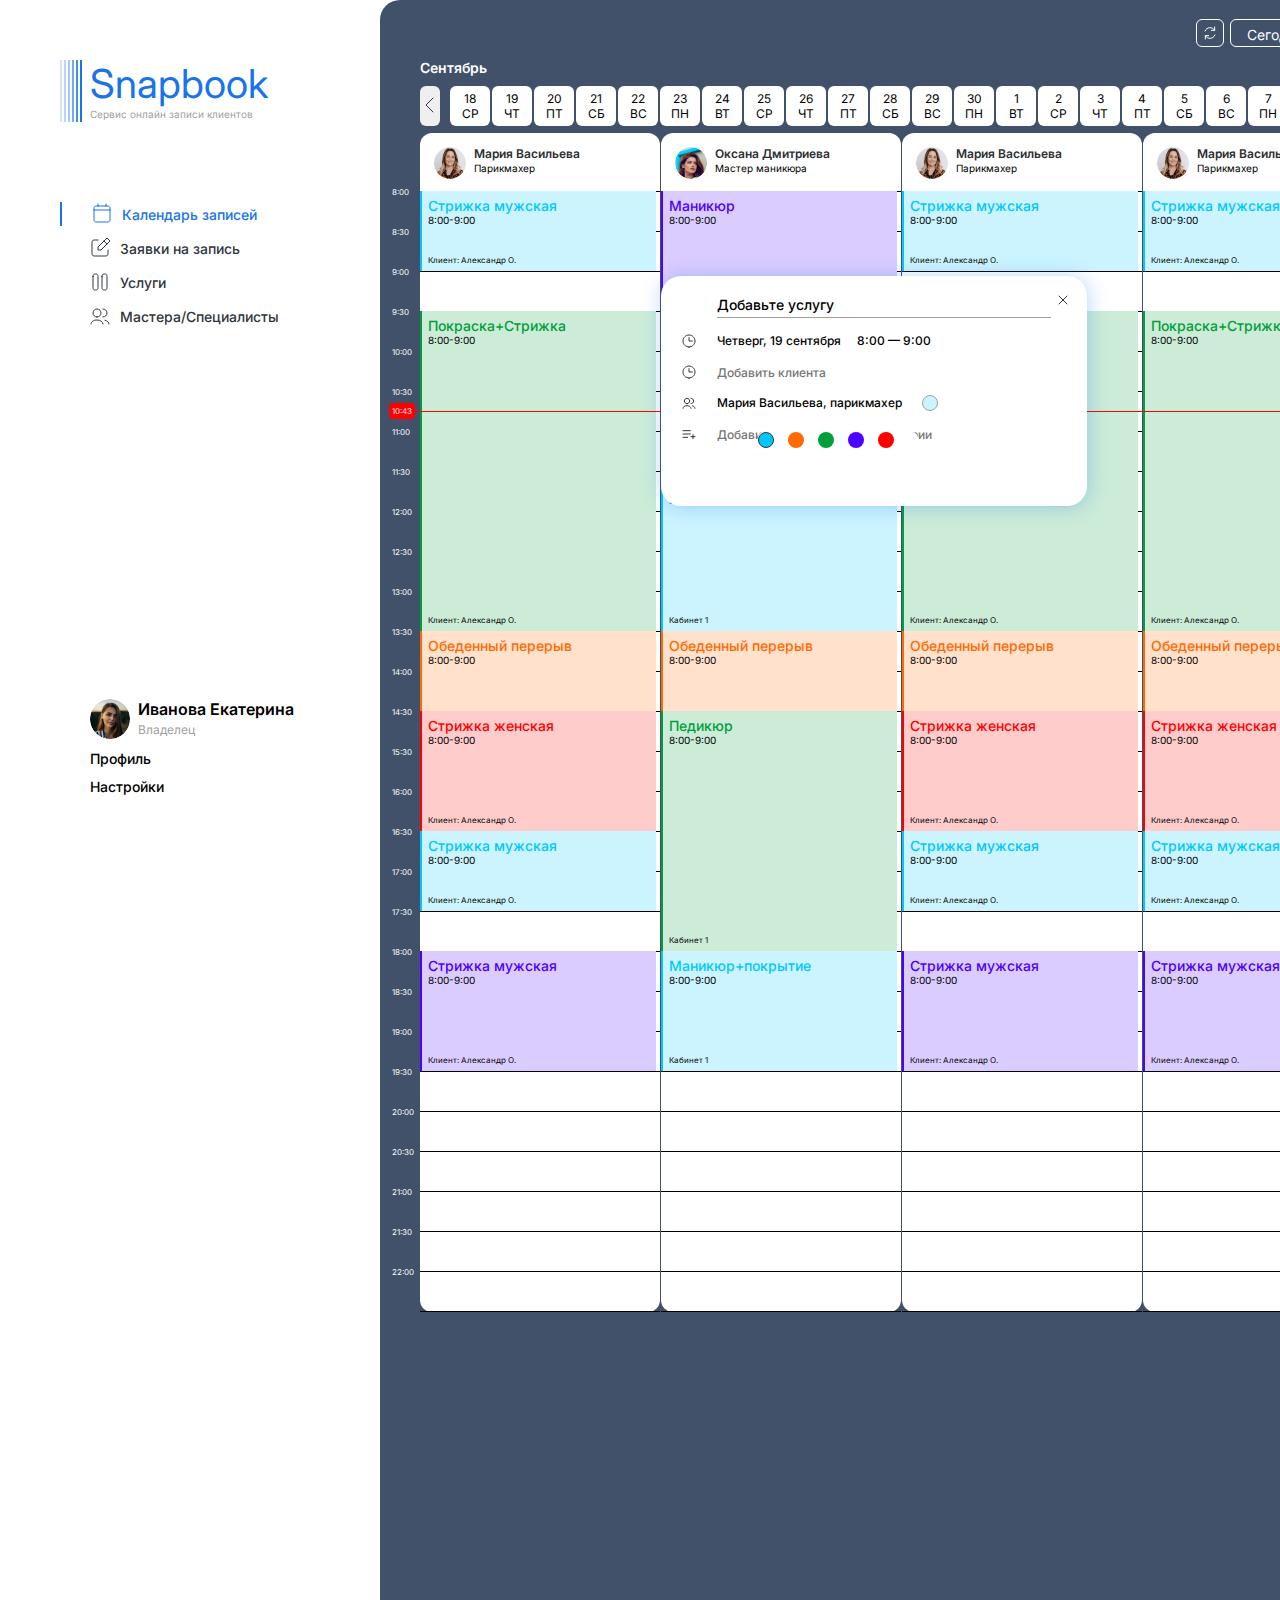
<file: index.html>
<!DOCTYPE html>
<html lang="ru">
<head>
  <meta charset="UTF-8">
  <meta name="viewport" content="width=device-width, initial-scale=1.0">
  <title>SnapBook</title>
  <link rel="stylesheet" href="./css/normalize.css">
  <link rel="stylesheet" href="./css/style.css">
  <link rel="stylesheet" href="./css/media.css">
  <link rel="stylesheet" href="style.scss">
  <link rel="preconnect" href="https://fonts.googleapis.com">
<link rel="preconnect" href="https://fonts.gstatic.com" crossorigin>
<link href="https://fonts.googleapis.com/css2?family=Inter:ital,opsz,wght@0,14..32,100..900;1,14..32,100..900&display=swap" rel="stylesheet">
</head>
<body>
  <div class="container">
    <div class="left__panel">
      <a href="#" class="logo__block-link">
        <div class="logo-block">
          <svg class="logo-stick" width="2" height="62" viewBox="0 0 2 62" fill="none" xmlns="http://www.w3.org/2000/svg">
            <rect width="2" height="62" fill="#1A73E8" fill-opacity="0.2"/>
          </svg>        
          <svg class="logo-stick" width="2" height="62" viewBox="0 0 2 62" fill="none" xmlns="http://www.w3.org/2000/svg">
            <rect width="2" height="62" fill="#1A73E8" fill-opacity="0.3"/>
          </svg>        
          <svg class="logo-stick" width="2" height="62" viewBox="0 0 2 62" fill="none" xmlns="http://www.w3.org/2000/svg">
            <rect width="2" height="62" fill="#1A73E8" fill-opacity="0.4"/>
          </svg>        
          <svg class="logo-stick" width="2" height="62" viewBox="0 0 2 62" fill="none" xmlns="http://www.w3.org/2000/svg">
            <rect width="2" height="62" fill="#1A73E8" fill-opacity="0.6"/>
          </svg>        
          <svg class="logo-stick" width="2" height="62" viewBox="0 0 2 62" fill="none" xmlns="http://www.w3.org/2000/svg">
            <rect width="2" height="62" fill="#1A73E8" fill-opacity="0.8"/>
          </svg>        
          <svg class="logo-stick" width="2" height="62" viewBox="0 0 2 62" fill="none" xmlns="http://www.w3.org/2000/svg">
            <rect width="2" height="62" fill="#1A73E8"/>
          </svg>   
          <div class="logo__block-title">
            <span class="logo__title">
              Snapbook
            </span>
            <span class="logo__title-text">
              Сервис онлайн записи клиентов
            </span>
          </div>     
        </div>
      </a>
      <div class="btns-block">
        <ul class="btns-list">
          <li class="btns-item active">
            <svg width="24" height="24" viewBox="0 0 24 24" fill="none" xmlns="http://www.w3.org/2000/svg">
              <path d="M4 8H20M4 8V16.8002C4 17.9203 4 18.4801 4.21799 18.9079C4.40973 19.2842 4.71547 19.5905 5.0918 19.7822C5.5192 20 6.07899 20 7.19691 20H16.8031C17.921 20 18.48 20 18.9074 19.7822C19.2837 19.5905 19.5905 19.2842 19.7822 18.9079C20 18.4805 20 17.9215 20 16.8036V8M4 8V7.2002C4 6.08009 4 5.51962 4.21799 5.0918C4.40973 4.71547 4.71547 4.40973 5.0918 4.21799C5.51962 4 6.08009 4 7.2002 4H8M20 8V7.19691C20 6.07899 20 5.5192 19.7822 5.0918C19.5905 4.71547 19.2837 4.40973 18.9074 4.21799C18.4796 4 17.9203 4 16.8002 4H16M16 2V4M16 4H8M8 2V4" stroke="#1A73E8" stroke-linecap="round" stroke-linejoin="round"/>
            </svg>              
            <a href="#" class="btns__item-link active">
              Календарь записей
            </a>
          </li>
          <li class="btns-item">
            <svg width="24" height="24" viewBox="0 0 24 24" fill="none" xmlns="http://www.w3.org/2000/svg">
              <path d="M10.0002 4H7.2002C6.08009 4 5.51962 4 5.0918 4.21799C4.71547 4.40973 4.40973 4.71547 4.21799 5.0918C4 5.51962 4 6.08009 4 7.2002V16.8002C4 17.9203 4 18.4801 4.21799 18.9079C4.40973 19.2842 4.71547 19.5905 5.0918 19.7822C5.5192 20 6.07899 20 7.19691 20H16.8031C17.921 20 18.48 20 18.9074 19.7822C19.2837 19.5905 19.5905 19.2839 19.7822 18.9076C20 18.4802 20 17.921 20 16.8031V14M16 5L10 11V14H13L19 8M16 5L19 2L22 5L19 8M16 5L19 8" stroke="#30363E" stroke-linecap="round" stroke-linejoin="round"/>
            </svg>              
            <a href="#" class="btns__item-link">
              Заявки на&nbsp;запись
            </a>
          </li>
          <li class="btns-item">
            <svg width="24" height="24" viewBox="0 0 24 24" fill="none" xmlns="http://www.w3.org/2000/svg">
              <path d="M14 6.5V17.5C14 17.9647 14 18.197 14.0384 18.3902C14.1962 19.1836 14.8165 19.8036 15.6099 19.9614C15.8031 19.9999 16.0354 19.9999 16.5 19.9999C16.9647 19.9999 17.1969 19.9999 17.3901 19.9614C18.1835 19.8036 18.8036 19.1836 18.9614 18.3902C18.9999 18.197 19 17.9647 19 17.5V6.5C19 6.03535 18.9999 5.80306 18.9614 5.60986C18.8036 4.81648 18.1836 4.19624 17.3902 4.03843C17.197 4 16.9647 4 16.5 4C16.0353 4 15.8031 4 15.6099 4.03843C14.8165 4.19624 14.1962 4.81648 14.0384 5.60986C14 5.80306 14 6.03534 14 6.5Z" stroke="#30363E" stroke-linecap="round" stroke-linejoin="round"/>
              <path d="M5 6.5V17.5C5 17.9647 5 18.197 5.03843 18.3902C5.19624 19.1836 5.81648 19.8036 6.60986 19.9614C6.80306 19.9999 7.03539 19.9999 7.50004 19.9999C7.96469 19.9999 8.19694 19.9999 8.39014 19.9614C9.18352 19.8036 9.80361 19.1836 9.96143 18.3902C9.99986 18.197 10 17.9647 10 17.5V6.5C10 6.03535 9.99986 5.80306 9.96143 5.60986C9.80361 4.81648 9.18356 4.19624 8.39018 4.03843C8.19698 4 7.96466 4 7.5 4C7.03534 4 6.80306 4 6.60986 4.03843C5.81648 4.19624 5.19624 4.81648 5.03843 5.60986C5 5.80306 5 6.03534 5 6.5Z" stroke="#30363E" stroke-linecap="round" stroke-linejoin="round"/>
            </svg>              
            <a href="#" class="btns__item-link">
              Услуги
            </a>
          </li>
          <li class="btns-item">
            <svg width="24" height="24" viewBox="0 0 24 24" fill="none" xmlns="http://www.w3.org/2000/svg">
              <path d="M21 19.9999C21 18.2583 19.3304 16.7767 17 16.2275M15 20C15 17.7909 12.3137 16 9 16C5.68629 16 3 17.7909 3 20M15 13C17.2091 13 19 11.2091 19 9C19 6.79086 17.2091 5 15 5M9 13C6.79086 13 5 11.2091 5 9C5 6.79086 6.79086 5 9 5C11.2091 5 13 6.79086 13 9C13 11.2091 11.2091 13 9 13Z" stroke="#30363E" stroke-linecap="round" stroke-linejoin="round"/>
            </svg>              
            <a href="#" class="btns__item-link">
              Мастера/Специалисты
            </a>
          </li>
        </ul>
      </div>
      <div class="profile__block">
        <div class="profile__block-link">
          <div class="profile__block-img">
            <img src="./img/profile.png" alt="photo">
          </div>
          <div class="profile__block-name">
            <span class="profile__name">
              Иванова Екатерина
            </span>
            <span class="profile__type">
              Владелец
            </span>
          </div>
        </div>
        <ul class="profile__block-list">
          <li class="profile__block-item">
            <a href="#" class="profile__item-text">
              Профиль
            </a>
          </li>
          <li class="profile__block-item">
            <a href="#" class="profile__item-text">
              Настройки
            </a>
          </li>
        </ul>
      </div>
    </div>
    <div class="right__block master__open calendar__open-block">          
      <ul class="right__time-list">
        <li class="right__time-item">
          <span class="time__item">
            8:00
          </span>
        </li>
        <li class="right__time-item">
          <span class="time__item">
            8:30
          </span>
        </li>
        <li class="right__time-item">
          <span class="time__item">
            9:00
          </span>
        </li>
        <li class="right__time-item">
          <span class="time__item">
            9:30
          </span>
        </li>
        <li class="right__time-item">
          <span class="time__item">
            10:00
          </span>
        </li>
        <li class="right__time-item">
          <span class="time__item">
            10:30
          </span>
        </li>
        <li class="right__time-item">
          <span class="time__item">
            11:00
          </span>
        </li>
        <li class="right__time-item">
          <span class="time__item">
            11:30
          </span>
        </li>
        <li class="right__time-item">
          <span class="time__item">
            12:00
          </span>
        </li>
        <li class="right__time-item">
          <span class="time__item">
            12:30
          </span>
        </li>
        <li class="right__time-item">
          <span class="time__item">
            13:00
          </span>
        </li>
        <li class="right__time-item">
          <span class="time__item">
            13:30
          </span>
        </li>
        <li class="right__time-item">
          <span class="time__item">
            14:00
          </span>
        </li>
        <li class="right__time-item">
          <span class="time__item">
            14:30
          </span>
        </li>
        <li class="right__time-item">
          <span class="time__item">
            15:30
          </span>
        </li>
        <li class="right__time-item">
          <span class="time__item">
            16:00
          </span>
        </li>
        <li class="right__time-item">
          <span class="time__item">
            16:30
          </span>
        </li>
        <li class="right__time-item">
          <span class="time__item">
            17:00
          </span>
        </li>
        <li class="right__time-item">
          <span class="time__item">
            17:30
          </span>
        </li>
        <li class="right__time-item">
          <span class="time__item">
            18:00
          </span>
        </li>
        <li class="right__time-item">
          <span class="time__item">
            18:30
          </span>
        </li>
        <li class="right__time-item">
          <span class="time__item">
            19:00
          </span>
        </li>
        <li class="right__time-item">
          <span class="time__item">
            19:30
          </span>
        </li>
        <li class="right__time-item">
          <span class="time__item">
            20:00
          </span>
        </li>
        <li class="right__time-item">
          <span class="time__item">
            20:30
          </span>
        </li>
        <li class="right__time-item">
          <span class="time__item">
            21:00
          </span>
        </li>
        <li class="right__time-item">
          <span class="time__item">
            21:30
          </span>
        </li>
        <li class="right__time-item">
          <span class="time__item">
            22:00
          </span>
        </li>
      </ul>
      <div class="right__masters-list">
        <ul class="masters__list">
            <div class="time__line-block">
              <span class="line__block-descr">
                10:43
              </span>
              <svg width="1024" height="1" viewBox="0 0 1024 1" fill="none" xmlns="http://www.w3.org/2000/svg">
                <line x1="4.37114e-08" y1="0.5" x2="1030" y2="0.50009" stroke="#FF0000"/>
              </svg>  
            </div>
          <li class="master__list-item active">
            <div class="list__item-block first__item-block">
              <span class="master__link">
                <div class="master__block-img">
                  <img src="./img/master1.png" alt="photo">
                </div>
                <div class="master__block-name">
                  <span class="master__name">
                    Мария Васильева
                  </span>
                  <span class="master__type">
                    Парикмахер
                  </span>
                </div>
              </span>
            </div>
            <div class="list__item-block first__mob">
              <div class="item__block-descr block__blue">
                <div class="block__descr-info">
                  <span class="block__decsr-name strizhka">
                    Стрижка мужская
                  </span>
                  <span class="block__decsr-time">
                    8:00-9:00
                  </span>
                </div>
                <span class="block__descr-client">
                  Клиент: Александр&nbsp;О.
                </span>
              </div>
              <div class="item__block-descr block__blue-mob">
                <div class="block__descr-info">
                  <span class="block__decsr-name strizhka">
                    Стрижка мужская
                  </span>
                  <span class="block__decsr-time">
                    8:00-9:00
                  </span>
                </div>
                <span class="block__descr-client">
                  Клиент: Александр&nbsp;О.
                </span>
              </div>
            </div>
            <div class="list__item-block"></div>
            <div class="list__item-block">
              <div class="item__block-descr block__green-mob">
                <div class="block__descr-info">
                  <span class="block__decsr-name pokraska-strizhka">
                    Покраска+Стрижка
                  </span>
                  <span class="block__decsr-time">
                    8:00-9:00
                  </span>
                </div>
                <span class="block__descr-client">
                  Клиент: Александр&nbsp;О.
                </span>
              </div>
            </div>
            <div class="list__item-block">
              <div class="item__block-descr block__green">
                <div class="block__descr-info">
                  <span class="block__decsr-name pokraska-strizhka">
                    Покраска+Стрижка
                  </span>
                  <span class="block__decsr-time">
                    8:00-9:00
                  </span>
                </div>
                <span class="block__descr-client">
                  Клиент: Александр&nbsp;О.
                </span>
              </div>
            </div>
            <div class="list__item-block"></div>
            <div class="list__item-block"></div>          
            <div class="list__item-block"></div>
            <div class="list__item-block"></div>
            <div class="list__item-block"></div>
            <div class="list__item-block"></div>
            <div class="list__item-block"></div>
            <div class="list__item-block">
              <div class="item__block-descr block__orange">
                <div class="block__descr-info">
                  <span class="block__decsr-name obed">
                    Обеденный перерыв
                  </span>
                  <span class="block__decsr-time">
                    8:00-9:00
                  </span>
                </div>
              </div>
            </div>
            <div class="list__item-block"></div>
            <div class="list__item-block">
              <div class="item__block-descr block__red">
                <div class="block__descr-info">
                  <span class="block__decsr-name strizhka-zhenskaya">
                    Стрижка женская
                  </span>
                  <span class="block__decsr-time">
                    8:00-9:00
                  </span>
                </div>
                <span class="block__descr-client">
                  Клиент: Александр&nbsp;О.
                </span>
              </div>
            </div>
            <div class="list__item-block"></div>
            <div class="list__item-block"></div>
            <div class="list__item-block">
              <div class="item__block-descr block__blue">
                <div class="block__descr-info">
                  <span class="block__decsr-name strizhka">
                    Стрижка мужская
                  </span>
                  <span class="block__decsr-time">
                    8:00-9:00
                  </span>
                </div>
                <span class="block__descr-client">
                  Клиент: Александр&nbsp;О.
                </span>
              </div>
            </div>
            <div class="list__item-block">
              <div class="item__block-descr block__blue-mob">
                <div class="block__descr-info">
                  <span class="block__decsr-name strizhka">
                    Стрижка мужская
                  </span>
                  <span class="block__decsr-time">
                    8:00-9:00
                  </span>
                </div>
                <span class="block__descr-client">
                  Клиент: Александр&nbsp;О.
                </span>
              </div>
            </div>
            <div class="list__item-block"></div>
            <div class="list__item-block">
              <div class="item__block-descr block__purple">
                <div class="block__descr-info">
                  <span class="block__decsr-name strizhka-purple">
                    Стрижка мужская
                  </span>
                  <span class="block__decsr-time">
                    8:00-9:00
                  </span>
                </div>
                <span class="block__descr-client">
                  Клиент: Александр&nbsp;О.
                </span>
              </div>
            </div>
            <div class="list__item-block"></div>
            <div class="list__item-block"></div>
            <div class="list__item-block"></div>
            <div class="list__item-block"></div>
            <div class="list__item-block"></div>
            <div class="list__item-block "></div>
            <div class="list__item-block "></div>
            <div class="list__item-block mob__hidden"></div>
            
          </li>
          <li class="master__list-item">
            <div class="list__item-block first__item-block">
              <span class="master__link">
                <div class="master__block-img">
                  <img src="./img/master2.png" alt="photo">
                </div>
                <div class="master__block-name">
                  <span class="master__name">
                    Оксана Дмитриева
                  </span>
                  <span class="master__type">
                    Мастер маникюра
                  </span>
                </div>
              </span>
            </div>
            <div class="list__item-block">
              <div class="item__block-descr block__gray">
                <div class="block__descr-info">
                  <span class="block__decsr-name new__sign">
                    Новая запись
                  </span>
                  <span class="block__decsr-time">
                    8:00-9:00
                  </span>
                </div>
              </div>
              <div class="item__block-descr block__purple">
                <div class="block__descr-info">
                  <span class="block__decsr-name strizhka-purple">
                    Маникюр
                  </span>
                  <span class="block__decsr-time">
                    8:00-9:00
                  </span>
                </div>
                <span class="block__descr-client">
                  Кабинет 1
                </span>
              </div>
            </div>
            <div class="list__item-block"></div>
            <div class="list__item-block">
              <div class="block__new-sign">
                <button class="block__sign-close">
                  <svg width="24" height="24" viewBox="0 0 24 24" fill="none" xmlns="http://www.w3.org/2000/svg">
                    <path d="M16 16L12 12M12 12L8 8M12 12L16 8M12 12L8 16" stroke="#30363E" stroke-linecap="round" stroke-linejoin="round"/>
                  </svg>                  
                </button>
                <ul class="new__sign-list">
                  <li class="new__sign-item pl36 fdc">
                    <span class="new__sign-title">
                      Добавьте услугу
                    </span>
                    <svg class="tab__line" width="220" height="1" viewBox="0 0 220 1" fill="none" xmlns="http://www.w3.org/2000/svg">
                      <line y1="0.5" x2="220" y2="0.5" stroke="#A0A0A0"/>
                    </svg>   
                    <svg class="pc__line" width="334" height="1" viewBox="0 0 334 1" fill="none" xmlns="http://www.w3.org/2000/svg">
                      <line y1="0.5" x2="334" y2="0.5" stroke="#A0A0A0"/>
                    </svg>                                     
                  </li>
                  <li class="new__sign-item">
                      <svg width="16" height="16" viewBox="0 0 16 16" fill="none" xmlns="http://www.w3.org/2000/svg">
                        <path d="M8 4.66667V8H11.3333M8 14C4.68629 14 2 11.3137 2 8C2 4.68629 4.68629 2 8 2C11.3137 2 14 4.68629 14 8C14 11.3137 11.3137 14 8 14Z" stroke="#30363E" stroke-linecap="round" stroke-linejoin="round"/>
                      </svg>                      
                    <span class="sign__item-text ml20">
                      Четверг, 19&nbsp;сентября
                    </span>
                    <span class="sign__item-text ml16">
                      8:00&nbsp;&mdash; 9:00
                    </span>
                  </li>
                  <li class="new__sign-item">
                    <svg width="16" height="16" viewBox="0 0 16 16" fill="none" xmlns="http://www.w3.org/2000/svg">
                      <path d="M8 4.66667V8H11.3333M8 14C4.68629 14 2 11.3137 2 8C2 4.68629 4.68629 2 8 2C11.3137 2 14 4.68629 14 8C14 11.3137 11.3137 14 8 14Z" stroke="#30363E" stroke-linecap="round" stroke-linejoin="round"/>
                    </svg>                  
                    <input type="text" class="new__sign-input ml20" placeholder="Добавить клиента">
                  </li>
                  <li class="new__sign-item">
                    <svg width="16" height="16" viewBox="0 0 16 16" fill="none" xmlns="http://www.w3.org/2000/svg">
                      <path d="M14 13.3333C14 12.1722 12.8869 11.1844 11.3333 10.8184M10 13.3333C10 11.8606 8.20914 10.6667 6 10.6667C3.79086 10.6667 2 11.8606 2 13.3333M10 8.66668C11.4728 8.66668 12.6667 7.47277 12.6667 6.00001C12.6667 4.52725 11.4728 3.33334 10 3.33334M6 8.66668C4.52724 8.66668 3.33333 7.47277 3.33333 6.00001C3.33333 4.52725 4.52724 3.33334 6 3.33334C7.47276 3.33334 8.66667 4.52725 8.66667 6.00001C8.66667 7.47277 7.47276 8.66668 6 8.66668Z" stroke="#30363E" stroke-linecap="round" stroke-linejoin="round"/>
                    </svg>                    
                    <span class="sign__item-text ml20">
                      Мария Васильева, парикмахер
                    </span>
                    <svg class="ml20" width="16" height="16" viewBox="0 0 16 16" fill="none" xmlns="http://www.w3.org/2000/svg">
                      <circle cx="8" cy="8" r="7.5" fill="#CCF4FF" stroke="#A0A0A0"/>
                    </svg>                    
                  </li>
                  <li class="new__sign-item">
                    <svg width="16" height="16" viewBox="0 0 16 16" fill="none" xmlns="http://www.w3.org/2000/svg">
                      <path d="M2 11.3334H6.66667M10 10.6667H12M12 10.6667H14M12 10.6667V12.6667M12 10.6667V8.66669M2 8.00002H9.33333M2 4.66669H9.33333" stroke="#30363E" stroke-linecap="round" stroke-linejoin="round"/>
                    </svg>                    
                    <input type="text" class="new__sign-input ml20" placeholder="Добавить описание или коментарии">
                  </li>
                </ul>
                <div class="color__change-block">
                  <ul class="color__change-list">
                    <li class="color__change-item">
                      <span class="color__item">
                        <svg width="16" height="16" viewBox="0 0 16 16" fill="none" xmlns="http://www.w3.org/2000/svg">
                          <circle cx="8" cy="8" r="7.5" fill="#00C8FF" stroke="#30363E"/>
                        </svg>                        
                      </span>
                    </li>
                    <li class="color__change-item">
                      <span class="color__item">
                        <svg width="16" height="16" viewBox="0 0 16 16" fill="none" xmlns="http://www.w3.org/2000/svg">
                          <circle cx="8" cy="8" r="8" fill="#FF6A00"/>
                          </svg>
                          
                      </span>
                    </li>
                    <li class="color__change-item">
                      <span class="color__item">
                        <svg width="16" height="16" viewBox="0 0 16 16" fill="none" xmlns="http://www.w3.org/2000/svg">
                          <circle cx="8" cy="8" r="8" fill="#019F3C"/>
                          </svg>
                          
                      </span>
                    </li>
                    <li class="color__change-item">
                      <span class="color__item">
                        <svg width="16" height="16" viewBox="0 0 16 16" fill="none" xmlns="http://www.w3.org/2000/svg">
                          <circle cx="8" cy="8" r="8" fill="#4D00FF"/>
                          </svg>
                          
                      </span>
                    </li>
                    <li class="color__change-item">
                      <span class="color__item">
                        <svg width="16" height="16" viewBox="0 0 16 16" fill="none" xmlns="http://www.w3.org/2000/svg">
                          <circle cx="8" cy="8" r="8" fill="#FF0000"/>
                          </svg>
                          
                      </span>
                    </li>
                  </ul>
                </div>
              </div>
            </div>
            <div class="list__item-block"></div>
            <div class="list__item-block">
              <div class="item__block-descr block__blue_maniqure">
                <div class="block__descr-info">
                  <span class="block__decsr-name strizhka">
                    Маникюр+покрытие
                  </span>
                  <span class="block__decsr-time">
                    8:00-9:00
                  </span>
                </div>
                <span class="block__descr-client">
                  Кабинет 1
                </span>
              </div>
            </div>
            <div class="list__item-block"></div>
            <div class="list__item-block"></div>
            <div class="list__item-block">
              <div class="item__block-descr block__blue_maniqure-long">
                <div class="block__descr-info">
                  <span class="block__decsr-name strizhka">
                    Маникюр+покрытие
                  </span>
                  <span class="block__decsr-time">
                    8:00-9:00
                  </span>
                </div>
                <span class="block__descr-client">
                  Кабинет 1
                </span>
              </div>
            </div>
            <div class="list__item-block"></div>
            <div class="list__item-block"></div>
            <div class="list__item-block"></div>
            <div class="list__item-block">
              <div class="item__block-descr block__orange">
                <div class="block__descr-info">
                  <span class="block__decsr-name obed">
                    Обеденный перерыв
                  </span>
                  <span class="block__decsr-time">
                    8:00-9:00
                  </span>
                </div>
              </div>
            </div>
            <div class="list__item-block"></div>
            <div class="list__item-block">
              <div class="item__block-descr block__green-maniqure">
                <div class="block__descr-info">
                  <span class="block__decsr-name pokraska-strizhka">
                    Педикюр
                  </span>
                  <span class="block__decsr-time">
                    8:00-9:00
                  </span>
                </div>
                <span class="block__descr-client">
                  Кабинет 1
                </span>
              </div>
            </div>
            <div class="list__item-block"></div>
            <div class="list__item-block"></div>
            <div class="list__item-block"></div>
            <div class="list__item-block"></div>
            <div class="list__item-block"></div>
            <div class="list__item-block">
              <div class="item__block-descr block__blue_maniqure">
                <div class="block__descr-info">
                  <span class="block__decsr-name strizhka">
                    Маникюр+покрытие
                  </span>
                  <span class="block__decsr-time">
                    8:00-9:00
                  </span>
                </div>
                <span class="block__descr-client">
                  Кабинет 1
                </span>
              </div>
            </div>
            <div class="list__item-block"></div>
            <div class="list__item-block"></div>
            <div class="list__item-block"></div>
            <div class="list__item-block"></div>
            <div class="list__item-block"></div>
            <div class="list__item-block"></div>
            <div class="list__item-block"></div>
            <div class="list__item-block"></div>
          </li>
          <li class="master__list-item">
            <div class="list__item-block first__item-block">
              <span class="master__link">
                <div class="master__block-img">
                  <img src="./img/master1.png" alt="photo">
                </div>
                <div class="master__block-name">
                  <span class="master__name">
                    Мария Васильева
                  </span>
                  <span class="master__type">
                    Парикмахер
                  </span>
                </div>
              </span>
            </div>
            <div class="list__item-block">
              <div class="item__block-descr block__blue">
                <div class="block__descr-info">
                  <span class="block__decsr-name strizhka">
                    Стрижка мужская
                  </span>
                  <span class="block__decsr-time">
                    8:00-9:00
                  </span>
                </div>
                <span class="block__descr-client">
                  Клиент: Александр&nbsp;О.
                </span>
              </div>
            </div>
            <div class="list__item-block"></div>
            <div class="list__item-block"></div>
            <div class="list__item-block">
              <div class="item__block-descr block__green">
                <div class="block__descr-info">
                  <span class="block__decsr-name pokraska-strizhka">
                    Покраска+Стрижка
                  </span>
                  <span class="block__decsr-time">
                    8:00-9:00
                  </span>
                </div>
                <span class="block__descr-client">
                  Клиент: Александр&nbsp;О.
                </span>
              </div>
            </div>
            <div class="list__item-block"></div>
            <div class="list__item-block"></div>          
            <div class="list__item-block"></div>
            <div class="list__item-block"></div>
            <div class="list__item-block"></div>
            <div class="list__item-block"></div>
            <div class="list__item-block"></div>
            <div class="list__item-block">
              <div class="item__block-descr block__orange">
                <div class="block__descr-info">
                  <span class="block__decsr-name obed">
                    Обеденный перерыв
                  </span>
                  <span class="block__decsr-time">
                    8:00-9:00
                  </span>
                </div>
              </div>
            </div>
            <div class="list__item-block"></div>
            <div class="list__item-block">
              <div class="item__block-descr block__red">
                <div class="block__descr-info">
                  <span class="block__decsr-name strizhka-zhenskaya">
                    Стрижка женская
                  </span>
                  <span class="block__decsr-time">
                    8:00-9:00
                  </span>
                </div>
                <span class="block__descr-client">
                  Клиент: Александр&nbsp;О.
                </span>
              </div>
            </div>
            <div class="list__item-block"></div>
            <div class="list__item-block"></div>
            <div class="list__item-block">
              <div class="item__block-descr block__blue">
                <div class="block__descr-info">
                  <span class="block__decsr-name strizhka">
                    Стрижка мужская
                  </span>
                  <span class="block__decsr-time">
                    8:00-9:00
                  </span>
                </div>
                <span class="block__descr-client">
                  Клиент: Александр&nbsp;О.
                </span>
              </div>
            </div>
            <div class="list__item-block"></div>
            <div class="list__item-block"></div>
            <div class="list__item-block">
              <div class="item__block-descr block__purple">
                <div class="block__descr-info">
                  <span class="block__decsr-name strizhka-purple">
                    Стрижка мужская
                  </span>
                  <span class="block__decsr-time">
                    8:00-9:00
                  </span>
                </div>
                <span class="block__descr-client">
                  Клиент: Александр&nbsp;О.
                </span>
              </div>
            </div>
            <div class="list__item-block"></div>
            <div class="list__item-block"></div>
            <div class="list__item-block"></div>
            <div class="list__item-block"></div>
            <div class="list__item-block"></div>
            <div class="list__item-block"></div>
            <div class="list__item-block"></div>
            <div class="list__item-block"></div>
          </li>
          <li class="master__list-item">
            <div class="list__item-block first__item-block">
              <span class="master__link">
                <div class="master__block-img">
                  <img src="./img/master1.png" alt="photo">
                </div>
                <div class="master__block-name">
                  <span class="master__name">
                    Мария Васильева
                  </span>
                  <span class="master__type">
                    Парикмахер
                  </span>
                </div>
              </span>
            </div>
            <div class="list__item-block">
              <div class="item__block-descr block__blue">
                <div class="block__descr-info">
                  <span class="block__decsr-name strizhka">
                    Стрижка мужская
                  </span>
                  <span class="block__decsr-time">
                    8:00-9:00
                  </span>
                </div>
                <span class="block__descr-client">
                  Клиент: Александр&nbsp;О.
                </span>
              </div>
            </div>
            <div class="list__item-block"></div>
            <div class="list__item-block"></div>
            <div class="list__item-block">
              <div class="item__block-descr block__green">
                <div class="block__descr-info">
                  <span class="block__decsr-name pokraska-strizhka">
                    Покраска+Стрижка
                  </span>
                  <span class="block__decsr-time">
                    8:00-9:00
                  </span>
                </div>
                <span class="block__descr-client">
                  Клиент: Александр&nbsp;О.
                </span>
              </div>
            </div>
            <div class="list__item-block"></div>
            <div class="list__item-block"></div>          
            <div class="list__item-block"></div>
            <div class="list__item-block"></div>
            <div class="list__item-block"></div>
            <div class="list__item-block"></div>
            <div class="list__item-block"></div>
            <div class="list__item-block">
              <div class="item__block-descr block__orange">
                <div class="block__descr-info">
                  <span class="block__decsr-name obed">
                    Обеденный перерыв
                  </span>
                  <span class="block__decsr-time">
                    8:00-9:00
                  </span>
                </div>
              </div>
            </div>
            <div class="list__item-block"></div>
            <div class="list__item-block">
              <div class="item__block-descr block__red">
                <div class="block__descr-info">
                  <span class="block__decsr-name strizhka-zhenskaya">
                    Стрижка женская
                  </span>
                  <span class="block__decsr-time">
                    8:00-9:00
                  </span>
                </div>
                <span class="block__descr-client">
                  Клиент: Александр&nbsp;О.
                </span>
              </div>
            </div>
            <div class="list__item-block"></div>
            <div class="list__item-block"></div>
            <div class="list__item-block">
              <div class="item__block-descr block__blue">
                <div class="block__descr-info">
                  <span class="block__decsr-name strizhka">
                    Стрижка мужская
                  </span>
                  <span class="block__decsr-time">
                    8:00-9:00
                  </span>
                </div>
                <span class="block__descr-client">
                  Клиент: Александр&nbsp;О.
                </span>
              </div>
            </div>
            <div class="list__item-block"></div>
            <div class="list__item-block"></div>
            <div class="list__item-block">
              <div class="item__block-descr block__purple">
                <div class="block__descr-info">
                  <span class="block__decsr-name strizhka-purple">
                    Стрижка мужская
                  </span>
                  <span class="block__decsr-time">
                    8:00-9:00
                  </span>
                </div>
                <span class="block__descr-client">
                  Клиент: Александр&nbsp;О.
                </span>
              </div>
            </div>
            <div class="list__item-block"></div>
            <div class="list__item-block"></div>
            <div class="list__item-block"></div>
            <div class="list__item-block"></div>
            <div class="list__item-block"></div>
            <div class="list__item-block"></div>
            <div class="list__item-block"></div>
            <div class="list__item-block"></div>
          </li>
          <li class="master__list-item">
            <div class="list__item-block first__item-block">
              <span class="master__link">
                <div class="master__block-img">
                  <img src="./img/master1.png" alt="photo">
                </div>
                <div class="master__block-name">
                  <span class="master__name">
                    Мария Васильева
                  </span>
                  <span class="master__type">
                    Парикмахер
                  </span>
                </div>
              </span>
            </div>
            <div class="list__item-block">
              <div class="item__block-descr block__blue">
                <div class="block__descr-info">
                  <span class="block__decsr-name strizhka">
                    Стрижка мужская
                  </span>
                  <span class="block__decsr-time">
                    8:00-9:00
                  </span>
                </div>
                <span class="block__descr-client">
                  Клиент: Александр&nbsp;О.
                </span>
              </div>
            </div>
            <div class="list__item-block"></div>
            <div class="list__item-block"></div>
            <div class="list__item-block">
              <div class="item__block-descr block__green">
                <div class="block__descr-info">
                  <span class="block__decsr-name pokraska-strizhka">
                    Покраска+Стрижка
                  </span>
                  <span class="block__decsr-time">
                    8:00-9:00
                  </span>
                </div>
                <span class="block__descr-client">
                  Клиент: Александр&nbsp;О.
                </span>
              </div>
            </div>
            <div class="list__item-block"></div>
            <div class="list__item-block"></div>          
            <div class="list__item-block"></div>
            <div class="list__item-block"></div>
            <div class="list__item-block"></div>
            <div class="list__item-block"></div>
            <div class="list__item-block"></div>
            <div class="list__item-block">
              <div class="item__block-descr block__orange">
                <div class="block__descr-info">
                  <span class="block__decsr-name obed">
                    Обеденный перерыв
                  </span>
                  <span class="block__decsr-time">
                    8:00-9:00
                  </span>
                </div>
              </div>
            </div>
            <div class="list__item-block"></div>
            <div class="list__item-block">
              <div class="item__block-descr block__red">
                <div class="block__descr-info">
                  <span class="block__decsr-name strizhka-zhenskaya">
                    Стрижка женская
                  </span>
                  <span class="block__decsr-time">
                    8:00-9:00
                  </span>
                </div>
                <span class="block__descr-client">
                  Клиент: Александр&nbsp;О.
                </span>
              </div>
            </div>
            <div class="list__item-block"></div>
            <div class="list__item-block"></div>
            <div class="list__item-block">
              <div class="item__block-descr block__blue">
                <div class="block__descr-info">
                  <span class="block__decsr-name strizhka">
                    Стрижка мужская
                  </span>
                  <span class="block__decsr-time">
                    8:00-9:00
                  </span>
                </div>
                <span class="block__descr-client">
                  Клиент: Александр&nbsp;О.
                </span>
              </div>
            </div>
            <div class="list__item-block"></div>
            <div class="list__item-block"></div>
            <div class="list__item-block">
              <div class="item__block-descr block__purple">
                <div class="block__descr-info">
                  <span class="block__decsr-name strizhka-purple">
                    Стрижка мужская
                  </span>
                  <span class="block__decsr-time">
                    8:00-9:00
                  </span>
                </div>
                <span class="block__descr-client">
                  Клиент: Александр&nbsp;О.
                </span>
              </div>
            </div>
            <div class="list__item-block"></div>
            <div class="list__item-block"></div>
            <div class="list__item-block"></div>
            <div class="list__item-block"></div>
            <div class="list__item-block"></div>
            <div class="list__item-block"></div>
            <div class="list__item-block"></div>
            <div class="list__item-block"></div>
          </li>
        </ul>
        <button class="add_button">
          <svg width="32" height="32" viewBox="0 0 32 32" fill="none" xmlns="http://www.w3.org/2000/svg">
            <path d="M8 16H16M16 16H24M16 16V24M16 16V8" stroke="white" stroke-width="2" stroke-linecap="round" stroke-linejoin="round"/>
          </svg>            
        </button>
      </div>
      <div class="right__top-container">
        <div class="top__container-burger">
          <div class="container__burger-left">
            <button class="menu__burger button__reset">
              <span class="menu__burger-btn">
                <svg width="20" height="16" viewBox="0 0 20 16" fill="none" xmlns="http://www.w3.org/2000/svg">
                  <path d="M0.666016 14.6666H19.3327M0.666016 7.99998H19.3327M0.666016 1.33331H11.3327" stroke="white" stroke-linecap="round" stroke-linejoin="round"/>
                </svg>                
              </span>
            </button>
            <button class="date__burger button__reset">
              <span class="date__burger-descr">
                Сентябрь
              </span>
              <span class="date__burger-icon">
                <svg width="16" height="16" viewBox="0 0 16 16" fill="none" xmlns="http://www.w3.org/2000/svg">
                  <path d="M10.6673 6.66669L8.00065 9.33335L5.33398 6.66669" stroke="white" stroke-linecap="round" stroke-linejoin="round"/>
                </svg>                                                  
              </span>
            </button>
          </div>
          <div class="container__burger-right">
            <button class="date__burger-right button__reset">
              <svg width="24" height="24" viewBox="0 0 24 24" fill="none" xmlns="http://www.w3.org/2000/svg">
                <path d="M4 8H20M4 8V16.8002C4 17.9203 4 18.4801 4.21799 18.9079C4.40973 19.2842 4.71547 19.5905 5.0918 19.7822C5.5192 20 6.07899 20 7.19691 20H16.8031C17.921 20 18.48 20 18.9074 19.7822C19.2837 19.5905 19.5905 19.2842 19.7822 18.9079C20 18.4805 20 17.9215 20 16.8036V8M4 8V7.2002C4 6.08009 4 5.51962 4.21799 5.0918C4.40973 4.71547 4.71547 4.40973 5.0918 4.21799C5.51962 4 6.08009 4 7.2002 4H8M20 8V7.19691C20 6.07899 20 5.5192 19.7822 5.0918C19.5905 4.71547 19.2837 4.40973 18.9074 4.21799C18.4796 4 17.9203 4 16.8002 4H16M8 4H16M8 4V2M16 4V2M15 12L11 16L9 14" stroke="white" stroke-linecap="round" stroke-linejoin="round"/>
              </svg>                
            </button>
            <div class="profile__block-img">
              <img src="./img/profile.png" alt="photo">
            </div>
          </div>
        </div>
        <div class="bottom__container-burger open__masters open__calendar">
          <button class="burger__calendar-button button__reset">
            <span class="date__day">
              19
            </span>
            <span class="date__day">
              ЧТ
            </span>
          </button>
          <div class="burger__master-active">
            <span class="master__link">
              <div class="master__block-img">
                <img src="./img/master1.png" alt="photo">
              </div>
              <div class="master__block-name">
                <span class="master__name">
                  Мария Васильева <svg width="8" height="4" viewBox="0 0 8 4" fill="none" xmlns="http://www.w3.org/2000/svg">
                    <path d="M6.66732 0.666687L4.00065 3.33335L1.33398 0.666687" stroke="white" stroke-linecap="round" stroke-linejoin="round"/>
                    </svg>                    
                </span>
                <span class="master__type">
                  Парикмахер
                </span>
              </div>
            </span>
          </div>
        </div>
        <div class="top__container-btns">
          <button class="top__btn-upd">
            <svg width="16" height="16" viewBox="0 0 16 16" fill="none" xmlns="http://www.w3.org/2000/svg">
              <path d="M6.66602 10.6667H3.33268V14M9.33268 5.33333H12.666V2M3.05469 6.00227C3.42848 5.07711 4.05431 4.27536 4.86105 3.68815C5.66779 3.10094 6.62392 2.75168 7.61918 2.68034C8.61445 2.609 9.60917 2.81827 10.4914 3.28441C11.3737 3.75055 12.1068 4.45503 12.6088 5.31742M12.9444 9.99805C12.5706 10.9232 11.9448 11.725 11.138 12.3122C10.3313 12.8994 9.37613 13.2482 8.38086 13.3195C7.38559 13.3909 6.39006 13.1816 5.50781 12.7155C4.62557 12.2494 3.8919 11.545 3.38997 10.6826" stroke="white" stroke-linecap="round" stroke-linejoin="round"/>
            </svg>              
          </button>
          <button class="top__btn-day">
            Сегодня            
          </button>
        </div>
        <div class="bottom__container-calendar">
          <span class="calendar__month">
            Сентябрь
          </span>
          <div class="calendar__list">
            <button class="calendar__btn-previous">
              <svg width="20" height="24" viewBox="0 0 20 24" fill="none" xmlns="http://www.w3.org/2000/svg">
                <path d="M13 19L6 12L13 5" stroke="#30363E" stroke-linecap="round" stroke-linejoin="round"/>
              </svg>              
            </button>
            <ul class="calendar__list-days">
              <li class="calendar__list-item">
                <span class="list__item-descr">
                  18
                </span>
                <span class="list__item-descr">
                  СР
                </span>
              </li>
              <li class="calendar__list-item">
                <span class="list__item-descr">
                  19
                </span>
                <span class="list__item-descr">
                  ЧТ
                </span>
              </li>
              <li class="calendar__list-item">
                <span class="list__item-descr">
                  20
                </span>
                <span class="list__item-descr">
                  ПТ
                </span>
              </li>
              <li class="calendar__list-item">
                <span class="list__item-descr">
                  21
                </span>
                <span class="list__item-descr">
                  СБ
                </span>
              </li>
              <li class="calendar__list-item">
                <span class="list__item-descr">
                  22
                </span>
                <span class="list__item-descr">
                  ВС
                </span>
              </li>
              <li class="calendar__list-item">
                <span class="list__item-descr">
                  23
                </span>
                <span class="list__item-descr">
                  ПН
                </span>
              </li>
              <li class="calendar__list-item">
                <span class="list__item-descr">
                  24
                </span>
                <span class="list__item-descr">
                  ВТ
                </span>
              </li>
              <li class="calendar__list-item">
                <span class="list__item-descr">
                  25
                </span>
                <span class="list__item-descr">
                  СР
                </span>
              </li>
              <li class="calendar__list-item">
                <span class="list__item-descr">
                  26
                </span>
                <span class="list__item-descr">
                  ЧТ
                </span>
              </li>
              <li class="calendar__list-item">
                <span class="list__item-descr">
                  27
                </span>
                <span class="list__item-descr">
                  ПТ
                </span>
              </li>
              <li class="calendar__list-item">
                <span class="list__item-descr">
                  28
                </span>
                <span class="list__item-descr">
                  СБ
                </span>
              </li>
              <li class="calendar__list-item">
                <span class="list__item-descr">
                  29
                </span>
                <span class="list__item-descr">
                  ВС
                </span>
              </li>
              <li class="calendar__list-item">
                <span class="list__item-descr">
                  30
                </span>
                <span class="list__item-descr">
                  ПН
                </span>
              </li>
              <li class="calendar__list-item tab__hidden">
                <span class="list__item-descr">
                  1
                </span>
                <span class="list__item-descr">
                  ВТ
                </span>
              </li>
              <li class="calendar__list-item tab__hidden">
                <span class="list__item-descr">
                  2
                </span>
                <span class="list__item-descr">
                  СР
                </span>
              </li>
              <li class="calendar__list-item tab__hidden">
                <span class="list__item-descr">
                  3
                </span>
                <span class="list__item-descr">
                  ЧТ
                </span>
              </li>
              <li class="calendar__list-item tab__hidden">
                <span class="list__item-descr">
                  4
                </span>
                <span class="list__item-descr">
                  ПТ
                </span>
              </li>
              <li class="calendar__list-item tab__hidden">
                <span class="list__item-descr">
                  5
                </span>
                <span class="list__item-descr">
                  СБ
                </span>
              </li>
              <li class="calendar__list-item tab__hidden">
                <span class="list__item-descr">
                  6
                </span>
                <span class="list__item-descr">
                  ВС
                </span>
              </li>
              <li class="calendar__list-item tab__hidden">
                <span class="list__item-descr">
                  7
                </span>
                <span class="list__item-descr">
                  ПН
                </span>
              </li>
              <li class="calendar__list-item tab__hidden">
                <span class="list__item-descr">
                  8
                </span>
                <span class="list__item-descr">
                  ВТ
                </span>
              </li>
            </ul>
            <button class="calendar__btn-next">
              <svg width="20" height="24" viewBox="0 0 20 24" fill="none" xmlns="http://www.w3.org/2000/svg">
                <path d="M7 5L14 12L7 19" stroke="#30363E" stroke-linecap="round" stroke-linejoin="round"/>
              </svg>              
            </button>
          </div>
        </div>
        <div class="top__masters-list-mob">
          <ul class="masters__list-mob">
            <li class="master__item-mob active__item">
              <div class="burger__master-active">
                <span class="master__link">
                  <div class="master__block-img">
                    <img src="./img/master1.png" alt="photo">
                  </div>
                  <div class="master__block-name">
                    <span class="master__name">
                      Мария Васильева            
                    </span>
                    <span class="master__type">
                      Парикмахер
                    </span>
                  </div>
                </span>
              </div>
              <svg width="24" height="24" viewBox="0 0 24 24" fill="none" xmlns="http://www.w3.org/2000/svg">
                <path d="M4 12L8.94975 16.9497L19.5572 6.34326" stroke="white" stroke-linecap="round" stroke-linejoin="round"/>
              </svg>                
            </li>
            <li class="master__item-mob">
              <div class="burger__master-active">
                <span class="master__link">
                  <div class="master__block-img">
                    <img src="./img/master2.png" alt="photo">
                  </div>
                  <div class="master__block-name">
                    <span class="master__name">
                      Оксана Дмитриева            
                    </span>
                    <span class="master__type">
                      Мастер маникюра
                    </span>
                  </div>
                </span>
              </div>
            </li>
            <li class="master__item-mob">
              <div class="burger__master-active">
                <span class="master__link">
                  <div class="master__block-img">
                    <img src="./img/master1.png" alt="photo">
                  </div>
                  <div class="master__block-name">
                    <span class="master__name">
                      Мария Васильева            
                    </span>
                    <span class="master__type">
                      Парикмахер
                    </span>
                  </div>
                </span>
              </div>
            </li>
            <li class="master__item-mob">
              <div class="burger__master-active">
                <span class="master__link">
                  <div class="master__block-img">
                    <img src="./img/master1.png" alt="photo">
                  </div>
                  <div class="master__block-name">
                    <span class="master__name">
                      Мария Васильева            
                    </span>
                    <span class="master__type">
                      Парикмахер
                    </span>
                  </div>
                </span>
              </div>
            </li>
          </ul>
        </div>    
        <div class="top__calendar-mob">
          <ul class="calendar__days-list top__list">
            <li class="list__days-item">
              <span class="week__day">
                Пн
              </span>
            </li>
            <li class="list__days-item">
              <span class="week__day">
                Вт
              </span>
            </li>
            <li class="list__days-item">
              <span class="week__day">
                Ср
              </span>
            </li>
            <li class="list__days-item">
              <span class="week__day">
                Чт
              </span>
            </li>
            <li class="list__days-item">
              <span class="week__day">
                Пт
              </span>
            </li>
            <li class="list__days-item">
              <span class="week__day">
                Сб
              </span>
            </li>
            <li class="list__days-item">
              <span class="week__day">
                Вс
              </span>
            </li>
          </ul>
          <ul class="calendar__days-list">
            <li class="list__days-item">
              <span class="week__day">
                
              </span>
            </li>
            <li class="list__days-item">
              <span class="week__day">
                
              </span>
            </li>
            <li class="list__days-item">
              <span class="week__day">
                
              </span>
            </li>
            <li class="list__days-item">
              <span class="week__day">
                
              </span>
            </li>
            <li class="list__days-item">
              <span class="week__day">
                
              </span>
            </li>
            <li class="list__days-item">
              <span class="week__day">
                
              </span>
            </li>
            <li class="list__days-item">
              <span class="week__day">
                1
              </span>
            </li>
          </ul>
          <ul class="calendar__days-list">
            <li class="list__days-item">
              <span class="week__day">
                2
              </span>
            </li>
            <li class="list__days-item">
              <span class="week__day">
                3
              </span>
            </li>
            <li class="list__days-item">
              <span class="week__day">
                4
              </span>
            </li>
            <li class="list__days-item">
              <span class="week__day">
                5
              </span>
            </li>
            <li class="list__days-item">
              <span class="week__day">
                6
              </span>
            </li>
            <li class="list__days-item">
              <span class="week__day">
                7
              </span>
            </li>
            <li class="list__days-item">
              <span class="week__day">
                8
              </span>
            </li>
          </ul>
          <ul class="calendar__days-list">
            <li class="list__days-item">
              <span class="week__day">
                9
              </span>
            </li>
            <li class="list__days-item">
              <span class="week__day">
                10
              </span>
            </li>
            <li class="list__days-item">
              <span class="week__day">
                11
              </span>
            </li>
            <li class="list__days-item">
              <span class="week__day">
                12
              </span>
            </li>
            <li class="list__days-item">
              <span class="week__day">
                13
              </span>
            </li>
            <li class="list__days-item">
              <span class="week__day">
                14
              </span>
            </li>
            <li class="list__days-item">
              <span class="week__day">
                15
              </span>
            </li>
          </ul>
          <ul class="calendar__days-list">
            <li class="list__days-item">
              <span class="week__day">
                16
              </span>
            </li>
            <li class="list__days-item">
              <span class="week__day">
                17
              </span>
            </li>
            <li class="list__days-item">
              <span class="week__day">
                18
              </span>
            </li>
            <li class="list__days-item">
              <span class="week__day">
                19
              </span>
            </li>
            <li class="list__days-item">
              <span class="week__day">
                20
              </span>
            </li>
            <li class="list__days-item">
              <span class="week__day">
                21
              </span>
            </li>
            <li class="list__days-item">
              <span class="week__day">
                22
              </span>
            </li>
          </ul>
          <ul class="calendar__days-list">
            <li class="list__days-item">
              <span class="week__day">
                23
              </span>
            </li>
            <li class="list__days-item">
              <span class="week__day">
                24
              </span>
            </li>
            <li class="list__days-item">
              <span class="week__day">
                25
              </span>
            </li>
            <li class="list__days-item">
              <span class="week__day">
                26
              </span>
            </li>
            <li class="list__days-item">
              <span class="week__day">
                27
              </span>
            </li>
            <li class="list__days-item">
              <span class="week__day">
                28
              </span>
            </li>
            <li class="list__days-item">
              <span class="week__day">
                29
              </span>
            </li>
          </ul>
          <ul class="calendar__days-list">
            <li class="list__days-item">
              <span class="week__day">
                30
              </span>
            </li>
            <li class="list__days-item">
              <span class="week__day">
                
              </span>
            </li>
            <li class="list__days-item">
              <span class="week__day">
                
              </span>
            </li>
            <li class="list__days-item">
              <span class="week__day">
                
              </span>
            </li>
            <li class="list__days-item">
              <span class="week__day">
                
              </span>
            </li>
            <li class="list__days-item">
              <span class="week__day">
                
              </span>
            </li>
            <li class="list__days-item">
              <span class="week__day">
                
              </span>
            </li>
          </ul>
        </div> 
        <div class="top__calendar-scroll">
          <ul class="calendar__scroll-list">
            <li class="scroll__list-item">
              <span class="list__item-title">
                авг.
              </span>
            </li>
            <li class="scroll__list-item item__active">
              <span class="list__item-title">
                сент.
              </span>
            </li>
            <li class="scroll__list-item">
              <span class="list__item-title">
                окт.
              </span>
            </li>
            <li class="scroll__list-item">
              <span class="list__item-title">
                нояб.
              </span>
            </li>
            <li class="scroll__list-item">
              <span class="list__item-title">
                дек.
              </span>
            </li>
            <li class="scroll__list-item__year">
              <span class="list__item-title">
                2025
              </span>
            </li>
            <li class="scroll__list-item">
              <span class="list__item-title">
                янв.
              </span>
            </li>
            <li class="scroll__list-item">
              <span class="list__item-title">
                февр.
              </span>
            </li>
            <li class="scroll__list-item">
              <span class="list__item-title">
                мар.
              </span>
            </li>
          </ul>
        </div>     
      </div>
    </div>
    <div class="bottom_block-burger masters__open calendar__open">
      
      <svg class="vertical__line" width="1" height="865" viewBox="0 0 1 865" fill="none" xmlns="http://www.w3.org/2000/svg">
        <line x1="0.5" y1="0" x2="0.5" y2="865" stroke="#30363E"/>
      </svg>          
      <ul class="right__time-list">
        <li class="right__time-item">
          <span class="time__item">
            8:00
          </span>
        </li>
        <li class="right__time-item">
          <span class="time__item">
            8:30
          </span>
        </li>
        <li class="right__time-item">
          <span class="time__item">
            9:00
          </span>
        </li>
        <li class="right__time-item">
          <span class="time__item">
            9:30
          </span>
        </li>
        <li class="right__time-item">
          <span class="time__item">
            10:00
          </span>
        </li>
        <li class="right__time-item">
          <span class="time__item">
            10:30
          </span>
        </li>
        <li class="right__time-item">
          <span class="time__item">
            11:00
          </span>
        </li>
        <li class="right__time-item">
          <span class="time__item">
            11:30
          </span>
        </li>
        <li class="right__time-item">
          <span class="time__item">
            12:00
          </span>
        </li>
        <li class="right__time-item">
          <span class="time__item">
            12:30
          </span>
        </li>
        <li class="right__time-item">
          <span class="time__item">
            13:00
          </span>
        </li>
        <li class="right__time-item">
          <span class="time__item">
            13:30
          </span>
        </li>
        <li class="right__time-item">
          <span class="time__item">
            14:00
          </span>
        </li>
        <li class="right__time-item">
          <span class="time__item">
            14:30
          </span>
        </li>
        <li class="right__time-item">
          <span class="time__item">
            15:30
          </span>
        </li>
        <li class="right__time-item">
          <span class="time__item">
            16:00
          </span>
        </li>
        <li class="right__time-item">
          <span class="time__item">
            16:30
          </span>
        </li>
        <li class="right__time-item">
          <span class="time__item">
            17:00
          </span>
        </li>
        <li class="right__time-item">
          <span class="time__item">
            17:30
          </span>
        </li>
        <li class="right__time-item">
          <span class="time__item">
            18:00
          </span>
        </li>
        <li class="right__time-item">
          <span class="time__item">
            18:30
          </span>
        </li>
        <li class="right__time-item">
          <span class="time__item">
            19:00
          </span>
        </li>
        <li class="right__time-item">
          <span class="time__item">
            19:30
          </span>
        </li>
        <li class="right__time-item">
          <span class="time__item">
            20:00
          </span>
        </li>
        <li class="right__time-item">
          <span class="time__item">
            20:30
          </span>
        </li>
        <li class="right__time-item">
          <span class="time__item">
            21:00
          </span>
        </li>
        <li class="right__time-item">
          <span class="time__item">
            21:30
          </span>
        </li>
        <li class="right__time-item">
          <span class="time__item">
            22:00
          </span>
        </li>
      </ul>
      <div class="right__masters-list">
        <ul class="masters__list">
            <div class="time__line-block">
              <span class="line__block-descr">
                10:43
              </span>
              <svg width="1024" height="1" viewBox="0 0 1024 1" fill="none" xmlns="http://www.w3.org/2000/svg">
                <line x1="4.37114e-08" y1="0.5" x2="1030" y2="0.50009" stroke="#FF0000"/>
              </svg>  
            </div>
          <li class="master__list-item active">
            <div class="list__item-block first__item-block">
              <span class="master__link">
                <div class="master__block-img">
                  <img src="./img/master1.png" alt="photo">
                </div>
                <div class="master__block-name">
                  <span class="master__name">
                    Мария Васильева
                  </span>
                  <span class="master__type">
                    Парикмахер
                  </span>
                </div>
              </span>
            </div>
            <div class="list__item-block first__mob">
              <div class="item__block-descr block__blue">
                <div class="block__descr-info">
                  <span class="block__decsr-name strizhka">
                    Стрижка мужская
                  </span>
                  <span class="block__decsr-time">
                    8:00-9:00
                  </span>
                </div>
                <span class="block__descr-client">
                  Клиент: Александр&nbsp;О.
                </span>
              </div>
              <div class="item__block-descr block__blue-mob">
                <div class="block__descr-info">
                  <span class="block__decsr-name strizhka">
                    Стрижка мужская
                  </span>
                  <span class="block__decsr-time">
                    8:00-9:00
                  </span>
                </div>
                <span class="block__descr-client">
                  Клиент: Александр&nbsp;О.
                </span>
              </div>
            </div>
            <div class="list__item-block"></div>
            <div class="list__item-block">
              <div class="item__block-descr block__green-mob">
                <div class="block__descr-info">
                  <span class="block__decsr-name pokraska-strizhka">
                    Покраска+Стрижка
                  </span>
                  <span class="block__decsr-time">
                    8:00-9:00
                  </span>
                </div>
                <span class="block__descr-client">
                  Клиент: Александр&nbsp;О.
                </span>
              </div>
            </div>
            <div class="list__item-block">
              <div class="item__block-descr block__green">
                <div class="block__descr-info">
                  <span class="block__decsr-name pokraska-strizhka">
                    Покраска+Стрижка
                  </span>
                  <span class="block__decsr-time">
                    8:00-9:00
                  </span>
                </div>
                <span class="block__descr-client">
                  Клиент: Александр&nbsp;О.
                </span>
              </div>
            </div>
            <div class="list__item-block"></div>
            <div class="list__item-block"></div>          
            <div class="list__item-block"></div>
            <div class="list__item-block"></div>
            <div class="list__item-block"></div>
            <div class="list__item-block"></div>
            <div class="list__item-block"></div>
            <div class="list__item-block">
              <div class="item__block-descr block__orange">
                <div class="block__descr-info">
                  <span class="block__decsr-name obed">
                    Обеденный перерыв
                  </span>
                  <span class="block__decsr-time">
                    8:00-9:00
                  </span>
                </div>
              </div>
            </div>
            <div class="list__item-block"></div>
            <div class="list__item-block">
              <div class="item__block-descr block__red">
                <div class="block__descr-info">
                  <span class="block__decsr-name strizhka-zhenskaya">
                    Стрижка женская
                  </span>
                  <span class="block__decsr-time">
                    8:00-9:00
                  </span>
                </div>
                <span class="block__descr-client">
                  Клиент: Александр&nbsp;О.
                </span>
              </div>
            </div>
            <div class="list__item-block"></div>
            <div class="list__item-block"></div>
            <div class="list__item-block">
              <div class="item__block-descr block__blue">
                <div class="block__descr-info">
                  <span class="block__decsr-name strizhka">
                    Стрижка мужская
                  </span>
                  <span class="block__decsr-time">
                    8:00-9:00
                  </span>
                </div>
                <span class="block__descr-client">
                  Клиент: Александр&nbsp;О.
                </span>
              </div>
            </div>
            <div class="list__item-block">
              <div class="item__block-descr block__blue-mob">
                <div class="block__descr-info">
                  <span class="block__decsr-name strizhka">
                    Стрижка мужская
                  </span>
                  <span class="block__decsr-time">
                    8:00-9:00
                  </span>
                </div>
                <span class="block__descr-client">
                  Клиент: Александр&nbsp;О.
                </span>
              </div>
            </div>
            <div class="list__item-block"></div>
            <div class="list__item-block">
              <div class="item__block-descr block__purple">
                <div class="block__descr-info">
                  <span class="block__decsr-name strizhka-purple">
                    Стрижка мужская
                  </span>
                  <span class="block__decsr-time">
                    8:00-9:00
                  </span>
                </div>
                <span class="block__descr-client">
                  Клиент: Александр&nbsp;О.
                </span>
              </div>
            </div>
            <div class="list__item-block"></div>
            <div class="list__item-block"></div>
            <div class="list__item-block"></div>
            <div class="list__item-block"></div>
            <div class="list__item-block"></div>
            <div class="list__item-block "></div>
            <div class="list__item-block "></div>
            <div class="list__item-block mob__hidden"></div>
            
          </li>
          <li class="master__list-item">
            <div class="list__item-block first__item-block">
              <span class="master__link">
                <div class="master__block-img">
                  <img src="./img/master2.png" alt="photo">
                </div>
                <div class="master__block-name">
                  <span class="master__name">
                    Оксана Дмитриева
                  </span>
                  <span class="master__type">
                    Мастер маникюра
                  </span>
                </div>
              </span>
            </div>
            <div class="list__item-block">
              <div class="item__block-descr block__gray">
                <div class="block__descr-info">
                  <span class="block__decsr-name new__sign">
                    Новая запись
                  </span>
                  <span class="block__decsr-time">
                    8:00-9:00
                  </span>
                </div>
              </div>
              <div class="item__block-descr block__purple">
                <div class="block__descr-info">
                  <span class="block__decsr-name strizhka-purple">
                    Маникюр
                  </span>
                  <span class="block__decsr-time">
                    8:00-9:00
                  </span>
                </div>
                <span class="block__descr-client">
                  Кабинет 1
                </span>
              </div>
            </div>
            <div class="list__item-block"></div>
            <div class="list__item-block">
              <div class="block__new-sign">

                <button class="block__sign-close">
                  <svg width="24" height="24" viewBox="0 0 24 24" fill="none" xmlns="http://www.w3.org/2000/svg">
                    <path d="M16 16L12 12M12 12L8 8M12 12L16 8M12 12L8 16" stroke="#30363E" stroke-linecap="round" stroke-linejoin="round"/>
                  </svg>                  
                </button>
                <ul class="new__sign-list">
                  <li class="new__sign-item pl36 fdc">
                    <span class="new__sign-title">
                      Добавьте услугу
                    </span>
                    <svg class="tab__line" width="220" height="1" viewBox="0 0 220 1" fill="none" xmlns="http://www.w3.org/2000/svg">
                      <line y1="0.5" x2="220" y2="0.5" stroke="#A0A0A0"/>
                    </svg>   
                    <svg class="pc__line" width="334" height="1" viewBox="0 0 334 1" fill="none" xmlns="http://www.w3.org/2000/svg">
                      <line y1="0.5" x2="334" y2="0.5" stroke="#A0A0A0"/>
                    </svg>                                     
                  </li>
                  <li class="new__sign-item">
                      <svg width="16" height="16" viewBox="0 0 16 16" fill="none" xmlns="http://www.w3.org/2000/svg">
                        <path d="M8 4.66667V8H11.3333M8 14C4.68629 14 2 11.3137 2 8C2 4.68629 4.68629 2 8 2C11.3137 2 14 4.68629 14 8C14 11.3137 11.3137 14 8 14Z" stroke="#30363E" stroke-linecap="round" stroke-linejoin="round"/>
                      </svg>                      
                    <span class="sign__item-text ml20">
                      Четверг, 19&nbsp;сентября
                    </span>
                    <span class="sign__item-text ml16">
                      8:00&nbsp;&mdash; 9:00
                    </span>
                  </li>
                  <li class="new__sign-item">
                    <svg width="16" height="16" viewBox="0 0 16 16" fill="none" xmlns="http://www.w3.org/2000/svg">
                      <path d="M8 4.66667V8H11.3333M8 14C4.68629 14 2 11.3137 2 8C2 4.68629 4.68629 2 8 2C11.3137 2 14 4.68629 14 8C14 11.3137 11.3137 14 8 14Z" stroke="#30363E" stroke-linecap="round" stroke-linejoin="round"/>
                    </svg>                  
                    <input type="text" class="new__sign-input ml20" placeholder="Добавить клиента">
                  </li>
                  <li class="new__sign-item">
                    <svg width="16" height="16" viewBox="0 0 16 16" fill="none" xmlns="http://www.w3.org/2000/svg">
                      <path d="M14 13.3333C14 12.1722 12.8869 11.1844 11.3333 10.8184M10 13.3333C10 11.8606 8.20914 10.6667 6 10.6667C3.79086 10.6667 2 11.8606 2 13.3333M10 8.66668C11.4728 8.66668 12.6667 7.47277 12.6667 6.00001C12.6667 4.52725 11.4728 3.33334 10 3.33334M6 8.66668C4.52724 8.66668 3.33333 7.47277 3.33333 6.00001C3.33333 4.52725 4.52724 3.33334 6 3.33334C7.47276 3.33334 8.66667 4.52725 8.66667 6.00001C8.66667 7.47277 7.47276 8.66668 6 8.66668Z" stroke="#30363E" stroke-linecap="round" stroke-linejoin="round"/>
                    </svg>                    
                    <span class="sign__item-text ml20">
                      Мария Васильева, парикмахер
                    </span>
                    <svg class="ml20" width="16" height="16" viewBox="0 0 16 16" fill="none" xmlns="http://www.w3.org/2000/svg">
                      <circle cx="8" cy="8" r="7.5" fill="#CCF4FF" stroke="#A0A0A0"/>
                    </svg>                    
                  </li>
                  <li class="new__sign-item">
                    <svg width="16" height="16" viewBox="0 0 16 16" fill="none" xmlns="http://www.w3.org/2000/svg">
                      <path d="M2 11.3334H6.66667M10 10.6667H12M12 10.6667H14M12 10.6667V12.6667M12 10.6667V8.66669M2 8.00002H9.33333M2 4.66669H9.33333" stroke="#30363E" stroke-linecap="round" stroke-linejoin="round"/>
                    </svg>                    
                    <input type="text" class="new__sign-input ml20" placeholder="Добавить описание или коментарии">
                  </li>
                </ul>
              </div>
            </div>
            <div class="list__item-block"></div>
            <div class="list__item-block">
              <div class="item__block-descr block__blue_maniqure">
                <div class="block__descr-info">
                  <span class="block__decsr-name strizhka">
                    Маникюр+покрытие
                  </span>
                  <span class="block__decsr-time">
                    8:00-9:00
                  </span>
                </div>
                <span class="block__descr-client">
                  Кабинет 1
                </span>
              </div>
            </div>
            <div class="list__item-block"></div>
            <div class="list__item-block"></div>
            <div class="list__item-block">
              <div class="item__block-descr block__blue_maniqure-long">
                <div class="block__descr-info">
                  <span class="block__decsr-name strizhka">
                    Маникюр+покрытие
                  </span>
                  <span class="block__decsr-time">
                    8:00-9:00
                  </span>
                </div>
                <span class="block__descr-client">
                  Кабинет 1
                </span>
              </div>
            </div>
            <div class="list__item-block"></div>
            <div class="list__item-block"></div>
            <div class="list__item-block"></div>
            <div class="list__item-block">
              <div class="item__block-descr block__orange">
                <div class="block__descr-info">
                  <span class="block__decsr-name obed">
                    Обеденный перерыв
                  </span>
                  <span class="block__decsr-time">
                    8:00-9:00
                  </span>
                </div>
              </div>
            </div>
            <div class="list__item-block"></div>
            <div class="list__item-block">
              <div class="item__block-descr block__green-maniqure">
                <div class="block__descr-info">
                  <span class="block__decsr-name pokraska-strizhka">
                    Педикюр
                  </span>
                  <span class="block__decsr-time">
                    8:00-9:00
                  </span>
                </div>
                <span class="block__descr-client">
                  Кабинет 1
                </span>
              </div>
            </div>
            <div class="list__item-block"></div>
            <div class="list__item-block"></div>
            <div class="list__item-block"></div>
            <div class="list__item-block"></div>
            <div class="list__item-block"></div>
            <div class="list__item-block">
              <div class="item__block-descr block__blue_maniqure">
                <div class="block__descr-info">
                  <span class="block__decsr-name strizhka">
                    Маникюр+покрытие
                  </span>
                  <span class="block__decsr-time">
                    8:00-9:00
                  </span>
                </div>
                <span class="block__descr-client">
                  Кабинет 1
                </span>
              </div>
            </div>
            <div class="list__item-block"></div>
            <div class="list__item-block"></div>
            <div class="list__item-block"></div>
            <div class="list__item-block"></div>
            <div class="list__item-block"></div>
            <div class="list__item-block"></div>
            <div class="list__item-block"></div>
            <div class="list__item-block"></div>
          </li>
          <li class="master__list-item">
            <div class="list__item-block first__item-block">
              <span class="master__link">
                <div class="master__block-img">
                  <img src="./img/master1.png" alt="photo">
                </div>
                <div class="master__block-name">
                  <span class="master__name">
                    Мария Васильева
                  </span>
                  <span class="master__type">
                    Парикмахер
                  </span>
                </div>
              </span>
            </div>
            <div class="list__item-block">
              <div class="item__block-descr block__blue">
                <div class="block__descr-info">
                  <span class="block__decsr-name strizhka">
                    Стрижка мужская
                  </span>
                  <span class="block__decsr-time">
                    8:00-9:00
                  </span>
                </div>
                <span class="block__descr-client">
                  Клиент: Александр&nbsp;О.
                </span>
              </div>
            </div>
            <div class="list__item-block"></div>
            <div class="list__item-block"></div>
            <div class="list__item-block">
              <div class="item__block-descr block__green">
                <div class="block__descr-info">
                  <span class="block__decsr-name pokraska-strizhka">
                    Покраска+Стрижка
                  </span>
                  <span class="block__decsr-time">
                    8:00-9:00
                  </span>
                </div>
                <span class="block__descr-client">
                  Клиент: Александр&nbsp;О.
                </span>
              </div>
            </div>
            <div class="list__item-block"></div>
            <div class="list__item-block"></div>          
            <div class="list__item-block"></div>
            <div class="list__item-block"></div>
            <div class="list__item-block"></div>
            <div class="list__item-block"></div>
            <div class="list__item-block"></div>
            <div class="list__item-block">
              <div class="item__block-descr block__orange">
                <div class="block__descr-info">
                  <span class="block__decsr-name obed">
                    Обеденный перерыв
                  </span>
                  <span class="block__decsr-time">
                    8:00-9:00
                  </span>
                </div>
              </div>
            </div>
            <div class="list__item-block"></div>
            <div class="list__item-block">
              <div class="item__block-descr block__red">
                <div class="block__descr-info">
                  <span class="block__decsr-name strizhka-zhenskaya">
                    Стрижка женская
                  </span>
                  <span class="block__decsr-time">
                    8:00-9:00
                  </span>
                </div>
                <span class="block__descr-client">
                  Клиент: Александр&nbsp;О.
                </span>
              </div>
            </div>
            <div class="list__item-block"></div>
            <div class="list__item-block"></div>
            <div class="list__item-block">
              <div class="item__block-descr block__blue">
                <div class="block__descr-info">
                  <span class="block__decsr-name strizhka">
                    Стрижка мужская
                  </span>
                  <span class="block__decsr-time">
                    8:00-9:00
                  </span>
                </div>
                <span class="block__descr-client">
                  Клиент: Александр&nbsp;О.
                </span>
              </div>
            </div>
            <div class="list__item-block"></div>
            <div class="list__item-block"></div>
            <div class="list__item-block">
              <div class="item__block-descr block__purple">
                <div class="block__descr-info">
                  <span class="block__decsr-name strizhka-purple">
                    Стрижка мужская
                  </span>
                  <span class="block__decsr-time">
                    8:00-9:00
                  </span>
                </div>
                <span class="block__descr-client">
                  Клиент: Александр&nbsp;О.
                </span>
              </div>
            </div>
            <div class="list__item-block"></div>
            <div class="list__item-block"></div>
            <div class="list__item-block"></div>
            <div class="list__item-block"></div>
            <div class="list__item-block"></div>
            <div class="list__item-block"></div>
            <div class="list__item-block"></div>
            <div class="list__item-block"></div>
          </li>
          <li class="master__list-item">
            <div class="list__item-block first__item-block">
              <span class="master__link">
                <div class="master__block-img">
                  <img src="./img/master1.png" alt="photo">
                </div>
                <div class="master__block-name">
                  <span class="master__name">
                    Мария Васильева
                  </span>
                  <span class="master__type">
                    Парикмахер
                  </span>
                </div>
              </span>
            </div>
            <div class="list__item-block">
              <div class="item__block-descr block__blue">
                <div class="block__descr-info">
                  <span class="block__decsr-name strizhka">
                    Стрижка мужская
                  </span>
                  <span class="block__decsr-time">
                    8:00-9:00
                  </span>
                </div>
                <span class="block__descr-client">
                  Клиент: Александр&nbsp;О.
                </span>
              </div>
            </div>
            <div class="list__item-block"></div>
            <div class="list__item-block"></div>
            <div class="list__item-block">
              <div class="item__block-descr block__green">
                <div class="block__descr-info">
                  <span class="block__decsr-name pokraska-strizhka">
                    Покраска+Стрижка
                  </span>
                  <span class="block__decsr-time">
                    8:00-9:00
                  </span>
                </div>
                <span class="block__descr-client">
                  Клиент: Александр&nbsp;О.
                </span>
              </div>
            </div>
            <div class="list__item-block"></div>
            <div class="list__item-block"></div>          
            <div class="list__item-block"></div>
            <div class="list__item-block"></div>
            <div class="list__item-block"></div>
            <div class="list__item-block"></div>
            <div class="list__item-block"></div>
            <div class="list__item-block">
              <div class="item__block-descr block__orange">
                <div class="block__descr-info">
                  <span class="block__decsr-name obed">
                    Обеденный перерыв
                  </span>
                  <span class="block__decsr-time">
                    8:00-9:00
                  </span>
                </div>
              </div>
            </div>
            <div class="list__item-block"></div>
            <div class="list__item-block">
              <div class="item__block-descr block__red">
                <div class="block__descr-info">
                  <span class="block__decsr-name strizhka-zhenskaya">
                    Стрижка женская
                  </span>
                  <span class="block__decsr-time">
                    8:00-9:00
                  </span>
                </div>
                <span class="block__descr-client">
                  Клиент: Александр&nbsp;О.
                </span>
              </div>
            </div>
            <div class="list__item-block"></div>
            <div class="list__item-block"></div>
            <div class="list__item-block">
              <div class="item__block-descr block__blue">
                <div class="block__descr-info">
                  <span class="block__decsr-name strizhka">
                    Стрижка мужская
                  </span>
                  <span class="block__decsr-time">
                    8:00-9:00
                  </span>
                </div>
                <span class="block__descr-client">
                  Клиент: Александр&nbsp;О.
                </span>
              </div>
            </div>
            <div class="list__item-block"></div>
            <div class="list__item-block"></div>
            <div class="list__item-block">
              <div class="item__block-descr block__purple">
                <div class="block__descr-info">
                  <span class="block__decsr-name strizhka-purple">
                    Стрижка мужская
                  </span>
                  <span class="block__decsr-time">
                    8:00-9:00
                  </span>
                </div>
                <span class="block__descr-client">
                  Клиент: Александр&nbsp;О.
                </span>
              </div>
            </div>
            <div class="list__item-block"></div>
            <div class="list__item-block"></div>
            <div class="list__item-block"></div>
            <div class="list__item-block"></div>
            <div class="list__item-block"></div>
            <div class="list__item-block"></div>
            <div class="list__item-block"></div>
            <div class="list__item-block"></div>
          </li>
          <li class="master__list-item">
            <div class="list__item-block first__item-block">
              <span class="master__link">
                <div class="master__block-img">
                  <img src="./img/master1.png" alt="photo">
                </div>
                <div class="master__block-name">
                  <span class="master__name">
                    Мария Васильева
                  </span>
                  <span class="master__type">
                    Парикмахер
                  </span>
                </div>
              </span>
            </div>
            <div class="list__item-block">
              <div class="item__block-descr block__blue">
                <div class="block__descr-info">
                  <span class="block__decsr-name strizhka">
                    Стрижка мужская
                  </span>
                  <span class="block__decsr-time">
                    8:00-9:00
                  </span>
                </div>
                <span class="block__descr-client">
                  Клиент: Александр&nbsp;О.
                </span>
              </div>
            </div>
            <div class="list__item-block"></div>
            <div class="list__item-block"></div>
            <div class="list__item-block">
              <div class="item__block-descr block__green">
                <div class="block__descr-info">
                  <span class="block__decsr-name pokraska-strizhka">
                    Покраска+Стрижка
                  </span>
                  <span class="block__decsr-time">
                    8:00-9:00
                  </span>
                </div>
                <span class="block__descr-client">
                  Клиент: Александр&nbsp;О.
                </span>
              </div>
            </div>
            <div class="list__item-block"></div>
            <div class="list__item-block"></div>          
            <div class="list__item-block"></div>
            <div class="list__item-block"></div>
            <div class="list__item-block"></div>
            <div class="list__item-block"></div>
            <div class="list__item-block"></div>
            <div class="list__item-block">
              <div class="item__block-descr block__orange">
                <div class="block__descr-info">
                  <span class="block__decsr-name obed">
                    Обеденный перерыв
                  </span>
                  <span class="block__decsr-time">
                    8:00-9:00
                  </span>
                </div>
              </div>
            </div>
            <div class="list__item-block"></div>
            <div class="list__item-block">
              <div class="item__block-descr block__red">
                <div class="block__descr-info">
                  <span class="block__decsr-name strizhka-zhenskaya">
                    Стрижка женская
                  </span>
                  <span class="block__decsr-time">
                    8:00-9:00
                  </span>
                </div>
                <span class="block__descr-client">
                  Клиент: Александр&nbsp;О.
                </span>
              </div>
            </div>
            <div class="list__item-block"></div>
            <div class="list__item-block"></div>
            <div class="list__item-block">
              <div class="item__block-descr block__blue">
                <div class="block__descr-info">
                  <span class="block__decsr-name strizhka">
                    Стрижка мужская
                  </span>
                  <span class="block__decsr-time">
                    8:00-9:00
                  </span>
                </div>
                <span class="block__descr-client">
                  Клиент: Александр&nbsp;О.
                </span>
              </div>
            </div>
            <div class="list__item-block"></div>
            <div class="list__item-block"></div>
            <div class="list__item-block">
              <div class="item__block-descr block__purple">
                <div class="block__descr-info">
                  <span class="block__decsr-name strizhka-purple">
                    Стрижка мужская
                  </span>
                  <span class="block__decsr-time">
                    8:00-9:00
                  </span>
                </div>
                <span class="block__descr-client">
                  Клиент: Александр&nbsp;О.
                </span>
              </div>
            </div>
            <div class="list__item-block"></div>
            <div class="list__item-block"></div>
            <div class="list__item-block"></div>
            <div class="list__item-block"></div>
            <div class="list__item-block"></div>
            <div class="list__item-block"></div>
            <div class="list__item-block"></div>
            <div class="list__item-block"></div>
          </li>
        </ul>
        <button class="add_button">
          <svg width="32" height="32" viewBox="0 0 32 32" fill="none" xmlns="http://www.w3.org/2000/svg">
            <path d="M8 16H16M16 16H24M16 16V24M16 16V8" stroke="white" stroke-width="2" stroke-linecap="round" stroke-linejoin="round"/>
          </svg>            
        </button>
      </div>
    </div>
    <div class="block__new-sign-mob">
      <div class="new__sign-colors">
        <ul class="sign__colors-list">
          <li class="sign__colors-item">
            <svg width="16" height="16" viewBox="0 0 16 16" fill="none" xmlns="http://www.w3.org/2000/svg">
              <circle cx="8" cy="8" r="7.5" fill="#00C8FF" stroke="#30363E"/>
            </svg>                      
          </li>
          <li class="sign__colors-item">
            <svg width="16" height="16" viewBox="0 0 16 16" fill="none" xmlns="http://www.w3.org/2000/svg">
              <circle cx="8" cy="8" r="8" fill="#FF6A00"/>
              </svg>
              
          </li>
          <li class="sign__colors-item">
            <svg width="16" height="16" viewBox="0 0 16 16" fill="none" xmlns="http://www.w3.org/2000/svg">
              <circle cx="8" cy="8" r="8" fill="#019F3C"/>
              </svg>
              
          </li>
          <li class="sign__colors-item">
            <svg width="16" height="16" viewBox="0 0 16 16" fill="none" xmlns="http://www.w3.org/2000/svg">
              <circle cx="8" cy="8" r="8" fill="#4D00FF"/>
              </svg>
              
          </li>
          <li class="sign__colors-item">
            <svg width="16" height="16" viewBox="0 0 16 16" fill="none" xmlns="http://www.w3.org/2000/svg">
              <circle cx="8" cy="8" r="8" fill="#FF0000"/>
              </svg>
              
          </li>
        </ul>                 
      </div>
      <div class="block__sign-top">
        <button class="block__sign-close-mob">
          <svg width="24" height="24" viewBox="0 0 24 24" fill="none" xmlns="http://www.w3.org/2000/svg">
            <path d="M16 16L12 12M12 12L8 8M12 12L16 8M12 12L8 16" stroke="#30363E" stroke-linecap="round" stroke-linejoin="round"/>
          </svg>                  
        </button>
        <button class="block__sign-save-mob">
          Сохранить                
        </button>
      </div>
      <ul class="new__sign-list-mob">
        <li class="new__sign-item pl36 fdc">
          <span class="new__sign-title">
            Добавьте услугу
          </span>
          <svg class="tab__line" width="303" height="1" viewBox="0 0 303 1" fill="none" xmlns="http://www.w3.org/2000/svg">
            <line y1="0.5" x2="303" y2="0.5" stroke="#A0A0A0"/>
            </svg>                      
          <svg class="pc__line" width="334" height="1" viewBox="0 0 334 1" fill="none" xmlns="http://www.w3.org/2000/svg">
            <line y1="0.5" x2="334" y2="0.5" stroke="#A0A0A0"/>
          </svg>                                     
        </li>
        <li class="new__sign-item">
            <svg width="16" height="16" viewBox="0 0 16 16" fill="none" xmlns="http://www.w3.org/2000/svg">
              <path d="M8 4.66667V8H11.3333M8 14C4.68629 14 2 11.3137 2 8C2 4.68629 4.68629 2 8 2C11.3137 2 14 4.68629 14 8C14 11.3137 11.3137 14 8 14Z" stroke="#30363E" stroke-linecap="round" stroke-linejoin="round"/>
            </svg>                      
          <span class="sign__item-text ml20">
            Четверг, 19&nbsp;сентября
          </span>
          <span class="sign__item-text ml16">
            8:00&nbsp;&mdash; 9:00
          </span>
        </li>
        <li class="new__sign-item">
          <svg width="16" height="16" viewBox="0 0 16 16" fill="none" xmlns="http://www.w3.org/2000/svg">
            <path d="M8 4.66667V8H11.3333M8 14C4.68629 14 2 11.3137 2 8C2 4.68629 4.68629 2 8 2C11.3137 2 14 4.68629 14 8C14 11.3137 11.3137 14 8 14Z" stroke="#30363E" stroke-linecap="round" stroke-linejoin="round"/>
          </svg>                  
          <input type="text" class="new__sign-input ml20" placeholder="Добавить клиента">
        </li>
        <li class="new__sign-item">
          <svg width="16" height="16" viewBox="0 0 16 16" fill="none" xmlns="http://www.w3.org/2000/svg">
            <path d="M14 13.3333C14 12.1722 12.8869 11.1844 11.3333 10.8184M10 13.3333C10 11.8606 8.20914 10.6667 6 10.6667C3.79086 10.6667 2 11.8606 2 13.3333M10 8.66668C11.4728 8.66668 12.6667 7.47277 12.6667 6.00001C12.6667 4.52725 11.4728 3.33334 10 3.33334M6 8.66668C4.52724 8.66668 3.33333 7.47277 3.33333 6.00001C3.33333 4.52725 4.52724 3.33334 6 3.33334C7.47276 3.33334 8.66667 4.52725 8.66667 6.00001C8.66667 7.47277 7.47276 8.66668 6 8.66668Z" stroke="#30363E" stroke-linecap="round" stroke-linejoin="round"/>
          </svg>                    
          <span class="sign__item-text ml20">
            Мария Васильева, парикмахер
          </span>
          <svg class="ml20" width="16" height="16" viewBox="0 0 16 16" fill="none" xmlns="http://www.w3.org/2000/svg">
            <circle cx="8" cy="8" r="7.5" fill="#CCF4FF" stroke="#A0A0A0"/>
          </svg>                    
        </li>
        <li class="new__sign-item">
          <svg width="16" height="16" viewBox="0 0 16 16" fill="none" xmlns="http://www.w3.org/2000/svg">
            <path d="M2 11.3334H6.66667M10 10.6667H12M12 10.6667H14M12 10.6667V12.6667M12 10.6667V8.66669M2 8.00002H9.33333M2 4.66669H9.33333" stroke="#30363E" stroke-linecap="round" stroke-linejoin="round"/>
          </svg>                    
          <input type="text" class="new__sign-input ml20" placeholder="Добавить описание или коментарии">
        </li>
      </ul>
    </div>
  </div>
</body>
</html>
</file>
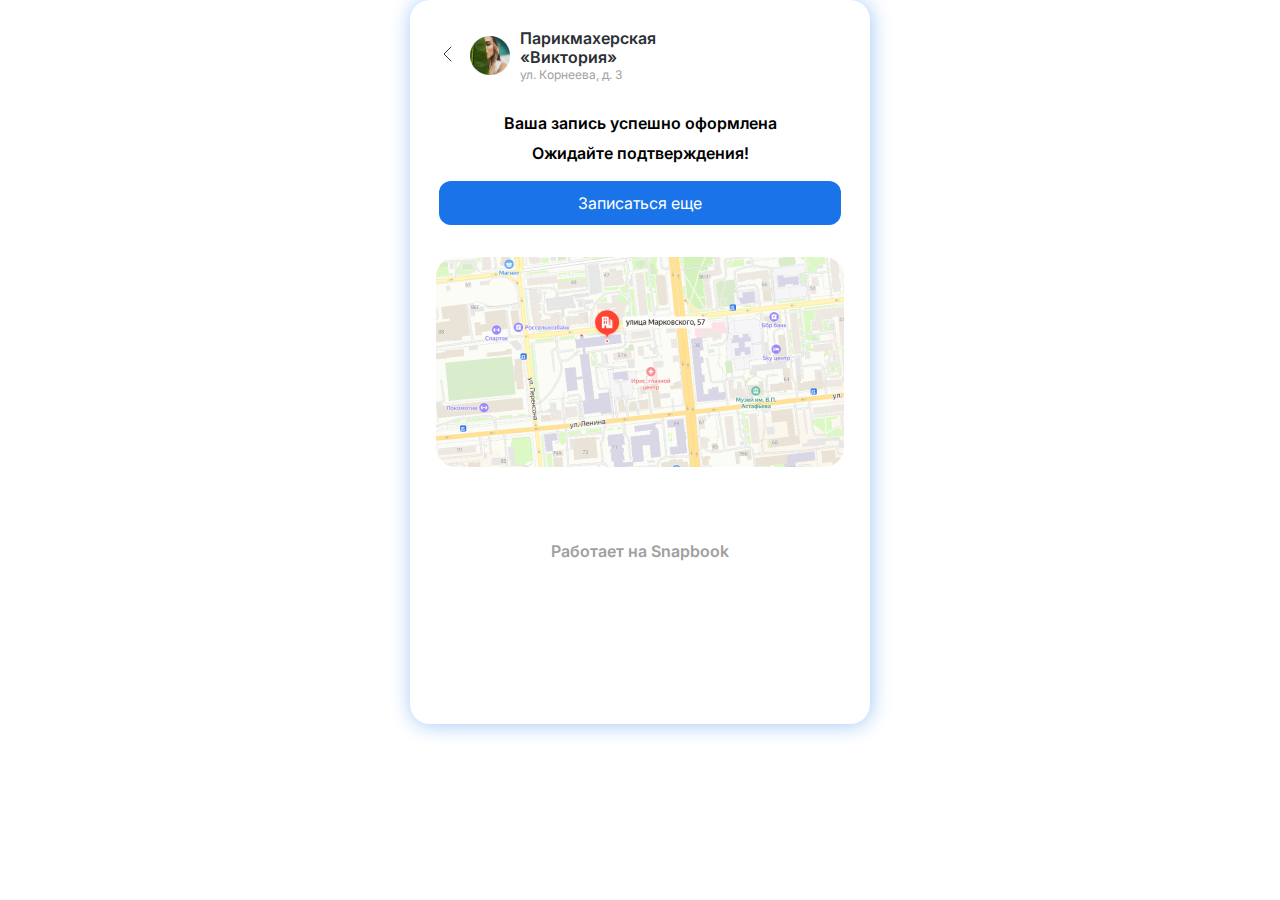
<file: SnapBook__sign/index.html>
<!DOCTYPE html>
<html lang="ru">
<head>
  <meta charset="UTF-8">
  <meta name="viewport" content="width=device-width, initial-scale=1.0">
  <title>Экран записи на услугу</title>
  <link rel="stylesheet" href="./css/normalize.css">
  <link rel="stylesheet" href="./css/style_sign.css">
  <link rel="stylesheet" href="./css/media_sign.css">
  <link rel="stylesheet" href="style_sign.scss">
  <link rel="preconnect" href="https://fonts.googleapis.com">
  <link rel="preconnect" href="https://fonts.gstatic.com" crossorigin>
  <link href="https://fonts.googleapis.com/css2?family=Inter:ital,opsz,wght@0,14..32,100..900;1,14..32,100..900&display=swap" rel="stylesheet">
</head>
<body>
  <div class="container ">
    <div class="header__logo ">
      <img src="./img/logo.png" alt="#">
    </div>
    <div class="container__title ">
      <h2 class="title__pc">
        Парикмахерская &laquo;Виктория&raquo;
      </h2>
      <span class="title__descr">
        ул. Корнеева, д.&nbsp;3
      </span>
    </div>
    <ul class="masters__list ">
          <li class="masters__list-item">
          <div class="list__item-descr">
            <div class="item__descr-img">
              <svg width="40" height="40" viewBox="0 0 40 40" fill="none" xmlns="http://www.w3.org/2000/svg">
                <rect x="0.5" y="0.5" width="39" height="39" rx="19.5" stroke="#30363E"/>
                <path d="M29 27.9999C29 26.2583 27.3304 24.7767 25 24.2275M23 28C23 25.7909 20.3137 24 17 24C13.6863 24 11 25.7909 11 28M23 21C25.2091 21 27 19.2091 27 17C27 14.7909 25.2091 13 23 13M17 21C14.7909 21 13 19.2091 13 17C13 14.7909 14.7909 13 17 13C19.2091 13 21 14.7909 21 17C21 19.2091 19.2091 21 17 21Z" stroke="#30363E" stroke-linecap="round" stroke-linejoin="round"/>
              </svg>              
            </div>
            <div class="item__descr-text">
              <span class="master__name">
                Любой специалист
              </span>
            </div>
          </div>
          <input type="radio" name="master" id="master1">
        </li>
      <li class="masters__list-item">
          <div class="list__item-descr">
            <div class="item__descr-img">
              <img src="./img/master__1.png" alt="#">
            </div>
            <div class="item__descr-text">
              <span class="master__name">
                Мария Васильева
              </span>
              <span class="master__type">
                Парикмахер
              </span>
            </div>
          </div>
          <input type="radio" name="master" id="master2">
        </li>
      <li class="masters__list-item">
        <div class="list__item-descr">
          <div class="item__descr-img">
            <img src="./img/master__2.png" alt="#">
          </div>
          <div class="item__descr-text">
            <span class="master__name">
              Оксана Дмитреева
            </span>
            <span class="master__type">
              Мастер маникюра 
            </span>
          </div>
        </div>
        <input type="radio" name="master" id="master3">
      </li>
      <li class="masters__list-item">
        <div class="list__item-descr">
          <div class="item__descr-img">
            <img src="./img/master__1.png" alt="#">
          </div>
          <div class="item__descr-text">
            <span class="master__name">
              Мария Васильева
            </span>
            <span class="master__type">
              Парикмахер
            </span>
          </div>
        </div>
        <input type="radio" name="master" id="master4">
      </li>
      <li class="masters__list-item">
        <div class="list__item-descr">
          <div class="item__descr-img">
            <img src="./img/master__1.png" alt="#">
          </div>
          <div class="item__descr-text">
            <span class="master__name">
              Мария Васильева
            </span>
            <span class="master__type">
              Парикмахер
            </span>
          </div>
        </div>
        <input type="radio" name="master" id="master5">
      </li>
      <li class="masters__list-item">
        <div class="list__item-descr">
          <div class="item__descr-img">
            <img src="./img/master__1.png" alt="#">
          </div>
          <div class="item__descr-text">
            <span class="master__name">
              Мария Васильева
            </span>
            <span class="master__type">
              Парикмахер
            </span>
          </div>
        </div>
        <input type="radio" name="master" id="master6">
      </li>
    </ul>
    <div class="container__footer ">
      <button class="footer__sign-button ">
        Продолжить
      </button>
      <span class="footer__sign-descr">
        Работает на&nbsp;Snapbook
      </span>
    </div>
    <div class="container__burger active">
      <div class="container__wrapper active">
        <button class="wrapper__back">
          <svg width="24" height="24" viewBox="0 0 24 24" fill="none" xmlns="http://www.w3.org/2000/svg">
            <path d="M15 19L8 12L15 5" stroke="#30363E" stroke-linecap="round" stroke-linejoin="round"/>
          </svg>          
        </button>
        <div class="wrapper__logo">
          <img src="./img/logo.png" alt="#">
        </div>
        <div class="wrapper__descr">
          <span class="wrapper__name">
            Парикмахерская &laquo;Виктория&raquo;
          </span>
          <span class="wrapper__adress">
            ул. Корнеева, д.&nbsp;3
          </span>
        </div>
      </div>
      <div class="burger__block-service ">
          <h3 class="burger__top-title">
            Выбрать услуги
          </h3>
          <ul class="burger__top-list">
            <li class="top__list-item">
              <button class="top__item-descr active">
                Стрижки
              </button>
            </li>
            <li class="top__list-item">
              <button class="top__item-descr">
                Маникюр
              </button>
            </li>
            <li class="top__list-item">
              <button class="top__item-descr">
                Косметология
              </button>
            </li>
            <li class="top__list-item">
              <button class="top__item-descr">
                Акции
              </button>
            </li>
          </ul>
          <div class="search-bar">
            <span class="search-icon">
              <svg width="16" height="16" viewBox="0 0 16 16" fill="none" xmlns="http://www.w3.org/2000/svg">
                <path d="M10 10L14 14M6.66667 11.3333C4.08934 11.3333 2 9.244 2 6.66667C2 4.08934 4.08934 2 6.66667 2C9.244 2 11.3333 4.08934 11.3333 6.66667C11.3333 9.244 9.244 11.3333 6.66667 11.3333Z" stroke="#A0A0A0" stroke-linecap="round" stroke-linejoin="round"/>
              </svg>               
            </span>
            <input type="text" placeholder="Найти">
          </div>
      </div>
      <div class="burger__block ">
        <h4 class="burger__block-title">
          Парикмахерские услуги
        </h4>
        <ul class="block__hairdresser-list">
          <li class="hairdresser__list-item">
            <div class="hairdresser__item-descr">
              <span class="item__descr-name">
                Стрижка женская
              </span>
              <div class="text__block-item">
                <p class="block__item-descr-text">
                  1&nbsp;ч 30&nbsp;мин &middot; В&nbsp;процедуру входит: очищение головы уходовыми средс...
                </p>
                <button class="more__btn">
                  еще
                </button>
              </div>
                <span class="item__descr-price">
                  3&nbsp;500&nbsp;₽
              </span>
            </div>
            <input type="checkbox">
          </li>
          <li class="hairdresser__list-item">
            <div class="hairdresser__item-descr">
              <span class="item__descr-name">
                Стрижка женская
              </span>
              <div class="text__block-item">
                <p class="block__item-descr-text">
                  1&nbsp;ч 30&nbsp;мин &middot; В&nbsp;процедуру входит: очищение головы уходовыми средс...
                </p>
                <button class="more__btn">
                  еще
                </button>
              </div>
                <span class="item__descr-price">
                  3&nbsp;500&nbsp;₽
              </span>
            </div>
            <input type="checkbox">
          </li>        <li class="hairdresser__list-item">
            <div class="hairdresser__item-descr">
              <span class="item__descr-name">
                Стрижка женская
              </span>
              <div class="text__block-item">
                <p class="block__item-descr-text">
                  1&nbsp;ч 30&nbsp;мин &middot; В&nbsp;процедуру входит: очищение головы уходовыми средс...
                </p>
                <button class="more__btn">
                  еще
                </button>
              </div>
                <span class="item__descr-price">
                  3&nbsp;500&nbsp;₽
              </span>
            </div>
            <input type="checkbox">
          </li>        <li class="hairdresser__list-item">
            <div class="hairdresser__item-descr">
              <span class="item__descr-name">
                Стрижка женская
              </span>
              <div class="text__block-item">
                <p class="block__item-descr-text">
                  1&nbsp;ч 30&nbsp;мин &middot; В&nbsp;процедуру входит: очищение головы уходовыми средс...
                </p>
                <button class="more__btn">
                  еще
                </button>
              </div>
                <span class="item__descr-price">
                  3&nbsp;500&nbsp;₽
              </span>
            </div>
            <input type="checkbox">
          </li>        <li class="hairdresser__list-item">
            <div class="hairdresser__item-descr">
              <span class="item__descr-name">
                Стрижка женская
              </span>
              <div class="text__block-item">
                <p class="block__item-descr-text">
                  1&nbsp;ч 30&nbsp;мин &middot; В&nbsp;процедуру входит: очищение головы уходовыми средс...
                </p>
                <button class="more__btn">
                  еще
                </button>
              </div>
                <span class="item__descr-price">
                  3&nbsp;500&nbsp;₽
              </span>
            </div>
            <input type="checkbox">
          </li>        <li class="hairdresser__list-item">
            <div class="hairdresser__item-descr">
              <span class="item__descr-name">
                Стрижка женская
              </span>
              <div class="text__block-item">
                <p class="block__item-descr-text">
                  1&nbsp;ч 30&nbsp;мин &middot; В&nbsp;процедуру входит: очищение головы уходовыми средс...
                </p>
                <button class="more__btn">
                  еще
                </button>
              </div>
                <span class="item__descr-price">
                  3&nbsp;500&nbsp;₽
              </span>
            </div>
            <input type="checkbox">
          </li>
        </ul>
      </div>
      <div class="burger__block ">
        <h4 class="burger__block-title">
          Маникюр
        </h4>
        <ul class="block__hairdresser-list">
          <li class="hairdresser__list-item">
            <div class="hairdresser__item-descr">
              <span class="item__descr-name">
                Маникюр с&nbsp;покрытием гель-лак
              </span>
              <div class="text__block-item">
                <p class="block__item-descr-text">
                  2&nbsp;ч 15&nbsp;мин &middot; В&nbsp;процедуру входит: очищение головы уходовыми средс...              </p>
                <button class="more__btn">
                  еще
                </button>
              </div>
                <span class="item__descr-price">
                  2&nbsp;500&nbsp;₽
              </span>
            </div>
            <input type="checkbox">
          </li>
          <li class="hairdresser__list-item">
            <div class="hairdresser__item-descr">
              <span class="item__descr-name">
                Маникюр с&nbsp;покрытием гель-лак
              </span>
              <div class="text__block-item">
                <p class="block__item-descr-text">
                  2&nbsp;ч 15&nbsp;мин &middot; В&nbsp;процедуру входит: очищение головы уходовыми средс...              </p>
                <button class="more__btn">
                  еще
                </button>
              </div>
                <span class="item__descr-price">
                  2&nbsp;500&nbsp;₽
              </span>
            </div>
            <input type="checkbox">
          </li>
          <li class="hairdresser__list-item">
            <div class="hairdresser__item-descr">
              <span class="item__descr-name">
                Маникюр с&nbsp;покрытием гель-лак
              </span>
              <div class="text__block-item">
                <p class="block__item-descr-text">
                  2&nbsp;ч 15&nbsp;мин &middot; В&nbsp;процедуру входит: очищение головы уходовыми средс...              </p>
                <button class="more__btn">
                  еще
                </button>
              </div>
                <span class="item__descr-price">
                  2&nbsp;500&nbsp;₽
              </span>
            </div>
            <input type="checkbox">
          </li>
          <li class="hairdresser__list-item">
            <div class="hairdresser__item-descr">
              <span class="item__descr-name">
                Маникюр с&nbsp;покрытием гель-лак
              </span>
              <div class="text__block-item">
                <p class="block__item-descr-text">
                  2&nbsp;ч 15&nbsp;мин &middot; В&nbsp;процедуру входит: очищение головы уходовыми средс...              </p>
                <button class="more__btn">
                  еще
                </button>
              </div>
                <span class="item__descr-price">
                  2&nbsp;500&nbsp;₽
              </span>
            </div>
            <input type="checkbox">
          </li>
          <li class="hairdresser__list-item">
            <div class="hairdresser__item-descr">
              <span class="item__descr-name">
                Маникюр с&nbsp;покрытием гель-лак
              </span>
              <div class="text__block-item">
                <p class="block__item-descr-text">
                  2&nbsp;ч 15&nbsp;мин &middot; В&nbsp;процедуру входит: очищение головы уходовыми средс...              </p>
                <button class="more__btn">
                  еще
                </button>
              </div>
                <span class="item__descr-price">
                  2&nbsp;500&nbsp;₽
              </span>
            </div>
            <input type="checkbox">
          </li>
          <li class="hairdresser__list-item">
            <div class="hairdresser__item-descr">
              <span class="item__descr-name">
                Маникюр с&nbsp;покрытием гель-лак
              </span>
              <div class="text__block-item">
                <p class="block__item-descr-text">
                  2&nbsp;ч 15&nbsp;мин &middot; В&nbsp;процедуру входит: очищение головы уходовыми средс...              </p>
                <button class="more__btn">
                  еще
                </button>
              </div>
                <span class="item__descr-price">
                  2&nbsp;500&nbsp;₽
              </span>
            </div>
            <input type="checkbox">
          </li>
          <li class="hairdresser__list-item">
            <div class="hairdresser__item-descr">
              <span class="item__descr-name">
                Маникюр с&nbsp;покрытием гель-лак
              </span>
              <div class="text__block-item">
                <p class="block__item-descr-text">
                  2&nbsp;ч 15&nbsp;мин &middot; В&nbsp;процедуру входит: очищение головы уходовыми средс...              </p>
                <button class="more__btn">
                  еще
                </button>
              </div>
                <span class="item__descr-price">
                  2&nbsp;500&nbsp;₽
              </span>
            </div>
            <input type="checkbox">
          </li>
          <li class="hairdresser__list-item">
            <div class="hairdresser__item-descr">
              <span class="item__descr-name">
                Маникюр с&nbsp;покрытием гель-лак
              </span>
              <div class="text__block-item">
                <p class="block__item-descr-text">
                  2&nbsp;ч 15&nbsp;мин &middot; В&nbsp;процедуру входит: очищение головы уходовыми средс...              </p>
                <button class="more__btn">
                  еще
                </button>
              </div>
                <span class="item__descr-price">
                  2&nbsp;500&nbsp;₽
              </span>
            </div>
            <input type="checkbox">
          </li>
          <li class="hairdresser__list-item">
            <div class="hairdresser__item-descr">
              <span class="item__descr-name">
                Маникюр с&nbsp;покрытием гель-лак
              </span>
              <div class="text__block-item">
                <p class="block__item-descr-text">
                  2&nbsp;ч 15&nbsp;мин &middot; В&nbsp;процедуру входит: очищение головы уходовыми средс...              </p>
                <button class="more__btn">
                  еще
                </button>
              </div>
                <span class="item__descr-price">
                  2&nbsp;500&nbsp;₽
              </span>
            </div>
            <input type="checkbox">
          </li>
          <li class="hairdresser__list-item">
            <div class="hairdresser__item-descr">
              <span class="item__descr-name">
                Маникюр с&nbsp;покрытием гель-лак
              </span>
              <div class="text__block-item">
                <p class="block__item-descr-text">
                  2&nbsp;ч 15&nbsp;мин &middot; В&nbsp;процедуру входит: очищение головы уходовыми средс...              </p>
                <button class="more__btn">
                  еще
                </button>
              </div>
                <span class="item__descr-price">
                  2&nbsp;500&nbsp;₽
              </span>
            </div>
            <input type="checkbox">
          </li>
        </ul>
      </div>
      <div class="burger__block ">
        <h4 class="burger__block-title">
          Акции
        </h4>
        <ul class="block__hairdresser-list">
          <li class="hairdresser__list-item">
            <div class="hairdresser__item-descr">
              <span class="item__descr-name">
                Отец и&nbsp;сын, стрижка
              </span>
              <div class="text__block-item">
                <p class="block__item-descr-text">
                  1&nbsp;ч 40&nbsp;мин &middot; Любая взрослая стрижка для отца + любая стрижка для ...              </p>
                <button class="more__btn">
                  еще
                </button>
              </div>
                <span class="item__descr-price">
                  2&nbsp;000&nbsp;₽
              </span>
            </div>
            <input type="checkbox">
          </li>
        </ul>
      </div>
      <div class="block__choose-data ">
        <div class="choose__data-top">
          <div class="choose__data-left">
            <span class="data__left-quantity">
              1&nbsp;услуга
            </span>
            <span class="data__left-time">
              2&nbsp;ч 15&nbsp;мин
            </span>
          </div>
          <div class="choose__data-right">
            <span class="data__right-price">
              2&nbsp;500&nbsp;₽
            </span>
            <button class="data__right-change">
              <svg width="16" height="16" viewBox="0 0 16 16" fill="none" xmlns="http://www.w3.org/2000/svg">
                <path d="M7.99935 5.33357L2.66602 10.6669V13.3336L5.33268 13.3336L10.666 8.00023M7.99935 5.33357L9.91177 3.42114L9.91292 3.42C10.1762 3.15675 10.308 3.02489 10.46 2.9755C10.5939 2.93199 10.7382 2.93199 10.8721 2.9755C11.024 3.02485 11.1557 3.15656 11.4186 3.41945L12.5784 4.57931C12.8424 4.84332 12.9745 4.97539 13.024 5.12761C13.0675 5.2615 13.0674 5.40573 13.0239 5.53963C12.9745 5.69174 12.8427 5.8236 12.579 6.08724L12.5784 6.0878L10.666 8.00023M7.99935 5.33357L10.666 8.00023" stroke="#30363E" stroke-linecap="round" stroke-linejoin="round"/>
              </svg>              
            </button>
          </div>
        </div>
        <button class="choose__data-bottom">
          Выбрать дату и&nbsp;время
        </button>
      </div>
      <div class="block__popup-confirm ">
        <div class="popup__exit">
          <button class="popup__btn">
            <svg width="24" height="24" viewBox="0 0 24 24" fill="none" xmlns="http://www.w3.org/2000/svg">
              <path d="M16 16L12 12M12 12L8 8M12 12L16 8M12 12L8 16" stroke="#30363E" stroke-linecap="round" stroke-linejoin="round"/>
            </svg>            
          </button>
        </div>
        <div class="popup__master">
          <img src="./img/master__1.png" alt="master1">
          <div class="popup__master-descr">
            <span class="master__descr-name">
              Мария Васильева
            </span>
            <span class="master__descr-type">
              Парикмахер
            </span>
          </div>
        </div>
          <div class="popup__info">
            <div class="popup__info-service">
              <span class="info__service-quantity">
                2&nbsp;услуги
              </span>
              <span class="info__service-time">
                3&nbsp;ч 45&nbsp;мин
              </span>
            </div>
            <span class="popup__info-price">
              7&nbsp;000&nbsp;₽
            </span>
          </div>        
        <ul class="popup__list">
          <li class="popup__list-item">
            <div class="list__item-info">
              <span class="item__info-name">
                Стрижка женская 
              </span>
              <span class="item__info-time">
                1&nbsp;ч 30&nbsp;мин
              </span>
              <span class="item__info-price">
                3&nbsp;500&nbsp;₽
              </span>
            </div>
            <button class="popup__btn">
              <svg width="24" height="24" viewBox="0 0 24 24" fill="none" xmlns="http://www.w3.org/2000/svg">
                <path d="M16 16L12 12M12 12L8 8M12 12L16 8M12 12L8 16" stroke="#30363E" stroke-linecap="round" stroke-linejoin="round"/>
              </svg>            
            </button>
          </li>
          <li class="popup__list-item">
            <div class="list__item-info">
              <span class="item__info-name">
                Стрижка женская 
              </span>
              <span class="item__info-time">
                1&nbsp;ч 30&nbsp;мин
              </span>
              <span class="item__info-price">
                3&nbsp;500&nbsp;₽
              </span>
            </div>
            <button class="popup__btn">
              <svg width="24" height="24" viewBox="0 0 24 24" fill="none" xmlns="http://www.w3.org/2000/svg">
                <path d="M16 16L12 12M12 12L8 8M12 12L16 8M12 12L8 16" stroke="#30363E" stroke-linecap="round" stroke-linejoin="round"/>
              </svg>            
            </button>
          </li>
          <li class="popup__list-item">
            <div class="list__item-info">
              <span class="item__info-name">
                Стрижка женская 
              </span>
              <span class="item__info-time">
                1&nbsp;ч 30&nbsp;мин
              </span>
              <span class="item__info-price">
                3&nbsp;500&nbsp;₽
              </span>
            </div>
            <button class="popup__btn">
              <svg width="24" height="24" viewBox="0 0 24 24" fill="none" xmlns="http://www.w3.org/2000/svg">
                <path d="M16 16L12 12M12 12L8 8M12 12L16 8M12 12L8 16" stroke="#30363E" stroke-linecap="round" stroke-linejoin="round"/>
              </svg>            
            </button>
          </li>
          <li class="popup__list-item">
            <div class="list__item-info">
              <span class="item__info-name">
                Стрижка женская 
              </span>
              <span class="item__info-time">
                1&nbsp;ч 30&nbsp;мин
              </span>
              <span class="item__info-price">
                3&nbsp;500&nbsp;₽
              </span>
            </div>
            <button class="popup__btn">
              <svg width="24" height="24" viewBox="0 0 24 24" fill="none" xmlns="http://www.w3.org/2000/svg">
                <path d="M16 16L12 12M12 12L8 8M12 12L16 8M12 12L8 16" stroke="#30363E" stroke-linecap="round" stroke-linejoin="round"/>
              </svg>            
            </button>
          </li>
          <li class="popup__list-item mob__hidden">
            <div class="list__item-info">
              <span class="item__info-name">
                Стрижка женская 
              </span>
              <span class="item__info-time">
                1&nbsp;ч 30&nbsp;мин
              </span>
              <span class="item__info-price">
                3&nbsp;500&nbsp;₽
              </span>
            </div>
            <button class="popup__btn">
              <svg width="24" height="24" viewBox="0 0 24 24" fill="none" xmlns="http://www.w3.org/2000/svg">
                <path d="M16 16L12 12M12 12L8 8M12 12L16 8M12 12L8 16" stroke="#30363E" stroke-linecap="round" stroke-linejoin="round"/>
              </svg>            
            </button>
          </li>
          <li class="popup__list-item mob__hidden">
            <div class="list__item-info">
              <span class="item__info-name">
                Стрижка женская 
              </span>
              <span class="item__info-time">
                1&nbsp;ч 30&nbsp;мин
              </span>
              <span class="item__info-price">
                3&nbsp;500&nbsp;₽
              </span>
            </div>
            <button class="popup__btn">
              <svg width="24" height="24" viewBox="0 0 24 24" fill="none" xmlns="http://www.w3.org/2000/svg">
                <path d="M16 16L12 12M12 12L8 8M12 12L16 8M12 12L8 16" stroke="#30363E" stroke-linecap="round" stroke-linejoin="round"/>
              </svg>            
            </button>
          </li>
          <li class="popup__list-item mob__hidden">
            <div class="list__item-info">
              <span class="item__info-name">
                Стрижка женская 
              </span>
              <span class="item__info-time">
                1&nbsp;ч 30&nbsp;мин
              </span>
              <span class="item__info-price">
                3&nbsp;500&nbsp;₽
              </span>
            </div>
            <button class="popup__btn">
              <svg width="24" height="24" viewBox="0 0 24 24" fill="none" xmlns="http://www.w3.org/2000/svg">
                <path d="M16 16L12 12M12 12L8 8M12 12L16 8M12 12L8 16" stroke="#30363E" stroke-linecap="round" stroke-linejoin="round"/>
              </svg>            
            </button>
          </li>
        </ul>
        <button class="popup__btn-next">
          Продолжить
        </button>
      </div>
      <div class="block__calendar ">
        <div class="calendar__month-choose">
          <button class="calendar__month-btn">
            Сентябрь <svg width="16" height="16" viewBox="0 0 16 16" fill="none" xmlns="http://www.w3.org/2000/svg">
              <path d="M3.33398 10L8.00065 5.33333L12.6673 10" stroke="#30363E" stroke-linecap="round" stroke-linejoin="round"/>
              </svg>              
          </button>
          <div class="calendar__prvs-nxt-btns">
            <button class="prvs__btn">
              <svg width="16" height="16" viewBox="0 0 16 16" fill="none" xmlns="http://www.w3.org/2000/svg">
                <path d="M10 12.6665L5.33333 7.99984L10 3.33317" stroke="#A0A0A0" stroke-linecap="round" stroke-linejoin="round"/>
              </svg>                
            </button>
            <button class="nxt__btn">
              <svg width="16" height="16" viewBox="0 0 16 16" fill="none" xmlns="http://www.w3.org/2000/svg">
                <path d="M6 3.3335L10.6667 8.00016L6 12.6668" stroke="#30363E" stroke-linecap="round" stroke-linejoin="round"/>
              </svg>                
            </button>
          </div>
        </div>
        <div class="block__month-list-full active">
          <ul class="month__list">
            <li class="list__daysweek">
              <span class="daysweek__descr">
                Пн
              </span>
            </li>
            <li class="list__daysweek">
              <span class="daysweek__descr">
                Вт
              </span>
            </li>
            <li class="list__daysweek">
              <span class="daysweek__descr">
                Ср
              </span>
            </li>
            <li class="list__daysweek">
              <span class="daysweek__descr">
                Чт
              </span>
            </li>
            <li class="list__daysweek">
              <span class="daysweek__descr">
                Пт
              </span>
            </li>
            <li class="list__daysweek">
              <span class="daysweek__descr">
                Сб
              </span>
            </li>
            <li class="list__daysweek">
              <span class="daysweek__descr">
                Вс
              </span>
            </li>
          </ul>
          <ul class="month__list-date">
            <li class="list__dateweek">
              <span class="dateweek__descr">
                
              </span>
            </li>
            <li class="list__dateweek">
              <span class="dateweek__descr">
                
              </span>
            </li>
            <li class="list__dateweek">
              <span class="dateweek__descr">
                
              </span>
            </li>
            <li class="list__dateweek">
              <span class="dateweek__descr">
                1
              </span>
            </li>
            <li class="list__dateweek">
              <span class="dateweek__descr">
                2
              </span>
            </li>
            <li class="list__dateweek">
              <span class="dateweek__descr">
                3
              </span>
            </li>
            <li class="list__dateweek">
              <span class="dateweek__descr">
                4
              </span>
            </li>
          </ul>
          <ul class="month__list-date">
            <li class="list__dateweek">
              <span class="dateweek__descr">
                5
              </span>
            </li>
            <li class="list__dateweek">
              <span class="dateweek__descr">
                6
              </span>
            </li>
            <li class="list__dateweek">
              <span class="dateweek__descr">
                7
              </span>
            </li>
            <li class="list__dateweek active">
              <span class="dateweek__descr active">
                8
              </span>
            </li>
            <li class="list__dateweek">
              <span class="dateweek__descr">
                9
              </span>
            </li>
            <li class="list__dateweek">
              <span class="dateweek__descr">
                10
              </span>
            </li>
            <li class="list__dateweek">
              <span class="dateweek__descr">
                11
              </span>
            </li>
          </ul>
          <ul class="month__list-date">
            <li class="list__dateweek">
              <span class="dateweek__descr">
                12
              </span>
            </li>
            <li class="list__dateweek">
              <span class="dateweek__descr">
                13
              </span>
            </li>
            <li class="list__dateweek">
              <span class="dateweek__descr">
                14
              </span>
            </li>
            <li class="list__dateweek">
              <span class="dateweek__descr">
                15
              </span>
            </li>
            <li class="list__dateweek">
              <span class="dateweek__descr">
                16
              </span>
            </li>
            <li class="list__dateweek">
              <span class="dateweek__descr">
                17
              </span>
            </li>
            <li class="list__dateweek">
              <span class="dateweek__descr">
                18
              </span>
            </li>
          </ul>
          <ul class="month__list-date">
            <li class="list__dateweek">
              <span class="dateweek__descr">
                19
              </span>
            </li>
            <li class="list__dateweek">
              <span class="dateweek__descr">
                20
              </span>
            </li>
            <li class="list__dateweek">
              <span class="dateweek__descr">
                21
              </span>
            </li>
            <li class="list__dateweek">
              <span class="dateweek__descr">
                22
              </span>
            </li>
            <li class="list__dateweek">
              <span class="dateweek__descr">
                23
              </span>
            </li>
            <li class="list__dateweek">
              <span class="dateweek__descr">
                24
              </span>
            </li>
            <li class="list__dateweek">
              <span class="dateweek__descr">
                25
              </span>
            </li>
          </ul>
          <ul class="month__list-date">
            <li class="list__dateweek">
              <span class="dateweek__descr">
                26
              </span>
            </li>
            <li class="list__dateweek">
              <span class="dateweek__descr">
                27
              </span>
            </li>
            <li class="list__dateweek">
              <span class="dateweek__descr">
                28
              </span>
            </li>
            <li class="list__dateweek">
              <span class="dateweek__descr">
                29
              </span>
            </li>
            <li class="list__dateweek">
              <span class="dateweek__descr">
                30
              </span>
            </li>
            <li class="list__dateweek">
              <span class="dateweek__descr">
                31
              </span>
            </li>
            <li class="list__dateweek">
              <span class="dateweek__descr">
                
              </span>
            </li>
          </ul>
        </div>
        <div class="block__month-list-short ">
          <ul class="month__list">
            <li class="list__daysweek">
              <span class="daysweek__descr">
                Пн
              </span>
            </li>
            <li class="list__daysweek">
              <span class="daysweek__descr">
                Вт
              </span>
            </li>
            <li class="list__daysweek">
              <span class="daysweek__descr">
                Ср
              </span>
            </li>
            <li class="list__daysweek">
              <span class="daysweek__descr">
                Чт
              </span>
            </li>
            <li class="list__daysweek">
              <span class="daysweek__descr">
                Пт
              </span>
            </li>
            <li class="list__daysweek">
              <span class="daysweek__descr">
                Сб
              </span>
            </li>
            <li class="list__daysweek">
              <span class="daysweek__descr">
                Вс
              </span>
            </li>
          </ul>
          <ul class="month__list-date">
            <li class="list__dateweek">
              <span class="dateweek__descr">
                5
              </span>
            </li>
            <li class="list__dateweek">
              <span class="dateweek__descr">
                6
              </span>
            </li>
            <li class="list__dateweek">
              <span class="dateweek__descr">
                7
              </span>
            </li>
            <li class="list__dateweek active">
              <span class="dateweek__descr active">
                8
              </span>
            </li>
            <li class="list__dateweek">
              <span class="dateweek__descr">
                9
              </span>
            </li>
            <li class="list__dateweek">
              <span class="dateweek__descr">
                10
              </span>
            </li>
            <li class="list__dateweek">
              <span class="dateweek__descr">
                11
              </span>
            </li>
          </ul>
        </div>
      </div>
      <div class="block__time ">
        <div class="block__time-part">
          <h4 class="time__part-descr">
            Утро
          </h4>
          <button class="time__part-btn">
            <svg width="16" height="16" viewBox="0 0 16 16" fill="none" xmlns="http://www.w3.org/2000/svg">
              <path d="M3.33398 10L8.00065 5.33333L12.6673 10" stroke="#30363E" stroke-linecap="round" stroke-linejoin="round"/>
            </svg>                
          </button>
        </div>
        <ul class="block__time-list">
          <li class="block__time-item">
            <button class="block__item-descr">
              9:00
            </button>
          </li>
          <li class="block__time-item active">
            <button class="block__item-descr">
              9:30
            </button>
          </li>
          <li class="block__time-item">
            <button class="block__item-descr">
              10:00
            </button>
          </li>
          <li class="block__time-item">
            <button class="block__item-descr">
              10:30
            </button>
          </li>
          <li class="block__time-item">
            <button class="block__item-descr">
              11:00
            </button>
          </li>
          <li class="block__time-item">
            <button class="block__item-descr">
              11:30
            </button>
          </li>
        </ul>
        <div class="block__time-part">
          <h4 class="time__part-descr">
            День
          </h4>
          <button class="time__part-btn">
            <svg width="16" height="16" viewBox="0 0 16 16" fill="none" xmlns="http://www.w3.org/2000/svg">
              <path d="M3.33398 10L8.00065 5.33333L12.6673 10" stroke="#30363E" stroke-linecap="round" stroke-linejoin="round"/>
            </svg>                
          </button>
        </div>
        <ul class="block__time-list">
          <li class="block__time-item">
            <button class="block__item-descr">
              12:00
            </button>
          </li>
          <li class="block__time-item ">
            <button class="block__item-descr ">
              12:30
            </button>
          </li>
          <li class="block__time-item">
            <button class="block__item-descr">
              13:00
            </button>
          </li>
          <li class="block__time-item">
            <button class="block__item-descr">
              13:30
            </button>
          </li>
          <li class="block__time-item">
            <button class="block__item-descr">
              14:00
            </button>
          </li>
          <li class="block__time-item">
            <button class="block__item-descr">
              14:30
            </button>
          </li>
          <li class="block__time-item">
            <button class="block__item-descr">
              15:00
            </button>
          </li>
          <li class="block__time-item">
            <button class="block__item-descr">
              15:30
            </button>
          </li>
          <li class="block__time-item">
            <button class="block__item-descr">
              16:00
            </button>
          </li>
          <li class="block__time-item">
            <button class="block__item-descr">
              16:30
            </button>
          </li>
          <li class="block__time-item">
            <button class="block__item-descr">
              17:00
            </button>
          </li>
          <li class="block__time-item">
            <button class="block__item-descr">
              17:30
            </button>
          </li>
        </ul>
        <div class="block__time-part">
          <h4 class="time__part-descr">
            Вечер
          </h4>
          <button class="time__part-btn">
            <svg width="16" height="16" viewBox="0 0 16 16" fill="none" xmlns="http://www.w3.org/2000/svg">
              <path d="M3.33398 10L8.00065 5.33333L12.6673 10" stroke="#30363E" stroke-linecap="round" stroke-linejoin="round"/>
            </svg>                
          </button>
        </div>
        <ul class="block__time-list">
          <li class="block__time-item">
            <button class="block__item-descr">
              18:00
            </button>
          </li>
          <li class="block__time-item ">
            <button class="block__item-descr ">
              18:30
            </button>
          </li>
        </ul>
      <div class="block__time-empty active">
        <p class="time__empty-sry">
          В&nbsp;этот день нет свободного времени
        </p>
        <span class="time__empty-next">
          Ближайшая доступная дата:
        </span>
        <span class="time__empty-date">
          пятница, 9&nbsp;сентября
        </span>
      </div>
      </div>
      <button class="empty__btn ">
        Перейти к&nbsp;ближайшей дате
      </button>
      <div class="block__final-details ">
        <h3 class="final__details-title">
          Детали записи
        </h3>
        <ul class="final__details-list">
          <li class="details__final-item">
            <div class="final__item-descr">
              <img src="./img/master__1.png" alt="master1" class="final__item-img">
              <div class="final__item-info">
                <span class="item__final-name">
                  Мария Васильева
                </span>
                <span class="item__final-type">
                  Парикмахер
                </span>
              </div>
            </div>
            <button class="final__details-btn">
              <svg width="16" height="16" viewBox="0 0 16 16" fill="none" xmlns="http://www.w3.org/2000/svg">
                <path d="M7.99935 5.33357L2.66602 10.6669V13.3336L5.33268 13.3336L10.666 8.00023M7.99935 5.33357L9.91177 3.42114L9.91292 3.42C10.1762 3.15675 10.308 3.02489 10.46 2.9755C10.5939 2.93199 10.7382 2.93199 10.8721 2.9755C11.024 3.02485 11.1557 3.15656 11.4186 3.41945L12.5784 4.57931C12.8424 4.84332 12.9745 4.97539 13.024 5.12761C13.0675 5.2615 13.0674 5.40573 13.0239 5.53963C12.9745 5.69174 12.8427 5.8236 12.579 6.08724L12.5784 6.0878L10.666 8.00023M7.99935 5.33357L10.666 8.00023" stroke="#30363E" stroke-linecap="round" stroke-linejoin="round"/>
              </svg>
            </button>
          </li>
          <li class="details__final-item">
            <div class="final__item-descr">
              <svg width="40" height="40" viewBox="0 0 40 40" fill="none" xmlns="http://www.w3.org/2000/svg">
                <circle cx="20" cy="20" r="20" fill="#1A73E8"/>
                <path d="M12 16H28M12 16V24.8002C12 25.9203 12 26.4801 12.218 26.9079C12.4097 27.2842 12.7155 27.5905 13.0918 27.7822C13.5192 28 14.079 28 15.1969 28H24.8031C25.921 28 26.48 28 26.9074 27.7822C27.2837 27.5905 27.5905 27.2842 27.7822 26.9079C28 26.4805 28 25.9215 28 24.8036V16M12 16V15.2002C12 14.0801 12 13.5196 12.218 13.0918C12.4097 12.7155 12.7155 12.4097 13.0918 12.218C13.5196 12 14.0801 12 15.2002 12H16M28 16V15.1969C28 14.079 28 13.5192 27.7822 13.0918C27.5905 12.7155 27.2837 12.4097 26.9074 12.218C26.4796 12 25.9203 12 24.8002 12H24M24 10V12M24 12H16M16 10V12" stroke="white" stroke-linecap="round" stroke-linejoin="round"/>
              </svg>                              
              <div class="final__item-info">
                <span class="item__final-date">
                  Четверг, 8&nbsp;сентября
                </span>
                <span class="item__final-time">
                  11:00&nbsp;&mdash; 12:30
                </span>
              </div>
            </div>
            <button class="final__details-btn">
              <svg width="16" height="16" viewBox="0 0 16 16" fill="none" xmlns="http://www.w3.org/2000/svg">
                <path d="M7.99935 5.33357L2.66602 10.6669V13.3336L5.33268 13.3336L10.666 8.00023M7.99935 5.33357L9.91177 3.42114L9.91292 3.42C10.1762 3.15675 10.308 3.02489 10.46 2.9755C10.5939 2.93199 10.7382 2.93199 10.8721 2.9755C11.024 3.02485 11.1557 3.15656 11.4186 3.41945L12.5784 4.57931C12.8424 4.84332 12.9745 4.97539 13.024 5.12761C13.0675 5.2615 13.0674 5.40573 13.0239 5.53963C12.9745 5.69174 12.8427 5.8236 12.579 6.08724L12.5784 6.0878L10.666 8.00023M7.99935 5.33357L10.666 8.00023" stroke="#30363E" stroke-linecap="round" stroke-linejoin="round"/>
              </svg>
            </button>
          </li>
        </ul>
        <div class="final__block-sevices">
          <div class="block__services-top">
            <div class="services__top-left">
              <span class="top__left-service">
                Услуги
              </span>
              <span class="top__left-time">
                1&nbsp;ч.&nbsp;30&nbsp;мин.
              </span>
            </div>
            <button class="services__top-right">
              <svg width="16" height="16" viewBox="0 0 16 16" fill="none" xmlns="http://www.w3.org/2000/svg">
                <path d="M7.99935 5.33357L2.66602 10.6669V13.3336L5.33268 13.3336L10.666 8.00023M7.99935 5.33357L9.91177 3.42114L9.91292 3.42C10.1762 3.15675 10.308 3.02489 10.46 2.9755C10.5939 2.93199 10.7382 2.93199 10.8721 2.9755C11.024 3.02485 11.1557 3.15656 11.4186 3.41945L12.5784 4.57931C12.8424 4.84332 12.9745 4.97539 13.024 5.12761C13.0675 5.2615 13.0674 5.40573 13.0239 5.53963C12.9745 5.69174 12.8427 5.8236 12.579 6.08724L12.5784 6.0878L10.666 8.00023M7.99935 5.33357L10.666 8.00023" stroke="#30363E" stroke-linecap="round" stroke-linejoin="round"/>
              </svg>                
            </button>
          </div>
          <div class="block__services-bottom">
            <div class="services__bottom-descr">
              <span class="bottom__descr-service">
                Стрижка женская 
              </span>
              <span class="bottom__descr-time">
                1&nbsp;ч.&nbsp;30&nbsp;мин
              </span>
            </div>
            <span class="services__bottom-price">
              3&nbsp;500&nbsp;₽
            </span>
          </div>
        </div>
      </div>
      <div class="block__final-masters ">
        <h3 class="final__masters-title">
          Выбрать специалиста
        </h3>
        <ul class="final__masters-list active">
          <li class="masters__list-item">
            <div class="list__item-descr">
              <div class="item__descr-img">
                <img src="./img/master__1.png" alt="#">
              </div>
              <div class="item__descr-text">
                <span class="master__name">
                  Мария Васильева
                </span>
                <span class="master__type">
                  Парикмахер
                </span>
              </div>
            </div>
            <input type="radio" name="master" id="master2">
          </li>
          <li class="masters__list-item">
            <div class="list__item-descr">
              <div class="item__descr-img">
                <img src="./img/master__2.png" alt="#">
              </div>
              <div class="item__descr-text">
                <span class="master__name">
                  Оксана Дмитреева
                </span>
                <span class="master__type">
                  Мастер маникюра 
                </span>
              </div>
            </div>
            <input type="radio" name="master" id="master3">
          </li>
          <li class="masters__list-item">
            <div class="list__item-descr">
              <div class="item__descr-img">
                <img src="./img/master__1.png" alt="#">
              </div>
              <div class="item__descr-text">
                <span class="master__name">
                  Мария Васильева
                </span>
              <span class="master__type">
                Парикмахер
              </span>
            </div>
          </div>
          <input type="radio" name="master" id="master4">
        </li>
        <li class="masters__list-item">
          <div class="list__item-descr">
            <div class="item__descr-img">
              <img src="./img/master__1.png" alt="#">
            </div>
            <div class="item__descr-text">
              <span class="master__name">
                Мария Васильева
              </span>
              <span class="master__type">
                Парикмахер
              </span>
            </div>
          </div>
          <input type="radio" name="master" id="master5">
        </li>
        <li class="masters__list-item">
          <div class="list__item-descr">
            <div class="item__descr-img">
              <img src="./img/master__1.png" alt="#">
            </div>
            <div class="item__descr-text">
              <span class="master__name">
                Мария Васильева
              </span>
              <span class="master__type">
                Парикмахер
              </span>
            </div>
          </div>
          <input type="radio" name="master" id="master6">
        </li>
      </ul>
    </div>
    <div class="block__done active">
      <span class="block__done-text">
        Ваша запись успешно оформлена
      </span>
      <span class="block__done-text mb7">
        Ожидайте подтверждения!
      </span>
      <button class="block__done-btn mb21">
        Записаться еще
      </button>
      <div class="block__done-img">
        <img src="./img/map.png" alt="карта">
      </div>
    </div>
    <span class="footer__text active">
      Работает на&nbsp;Snapbook    
    </span>
  </div>
</div>
<div class="container__final ">
  <div class="final__inputs">
    <h3 class="final__inputs-title">
      Ваши данные
    </h3>
    <ul class="final__inputs-list">
      <li class="inputs__list-item">
        <span class="input__item-name">
          Имя
        </span>
        <input type="name" class="input__item-input" placeholder="Введите имя">
      </li>
        <li class="inputs__list-item">
          <span class="input__item-name">
            Телефон
          </span>
          <input type="phone" class="input__item-input" placeholder="Введите телефон">
        </li>
        <li class="inputs__list-item">
          <span class="input__item-name">
            Комментарий
          </span>
          <input type="textarea" class="input__item-input" placeholder="Комментарий к записи">
        </li>
      </ul>
      <div class="block__agreement">
        <input type="checkbox" name="agreement" id="agreement" required checked>
        <p class="block__agreement-text">
          Я&nbsp;предоставляю согласие на&nbsp;обработку персональных данных, а&nbsp;также подтверждаю ознакомление и&nbsp;согласие с&nbsp;Политикой конфиденциальности и&nbsp;Пользовательским соглашением
        </p>
      </div>
    </div>
    <div class="final__price">
      <span class="final__price-all">
        Итого
      </span>
      <span class="final__price-price">
        3&nbsp;500&nbsp;₽
      </span>
    </div>
    <div class="final__btn">
      <span class="final__btn-descr">
        Работает на&nbsp;Snapbook
      </span>
      <button class="final__btn-btn">
        Записаться
      </button>
    </div>
  </div>
</body>
</html>
</file>
<file: css/style.css>
html {
	box-sizing: border-box;
}

*,
*::before,
*::after {
	box-sizing: inherit;
}

body {
	font-family: "Inter", sans-serif;
	font-optical-sizing: auto;
}

img {
  max-width: 100%;
}

ul {
	list-style: none;
	margin: 0;
	padding: 0;
}

a {
	text-decoration: none;
}

.button__reset {
	background-color: transparent;
	border: 0;
	padding: 0;
}

:root {
	--color1:#A0A0A0;
	--color2:#1A73E8;
	--color3:#3470BE;
	--color4:#416593;
	--color5:#405169;
	--color6:#30363E;
	--color7:#2C2F33;
	--color8:#CCF4FF;
	--color9:#CCECD8;
	--color10:#FFE1CC;
	--color11: #00C8FF;
	--color12: #019F3C;
	--color13: #FF6A00;
	--color14: #FF0000;
	--color15: #FFCCCC;
	--color16: #DBCCFF;
	--color17: #4D00FF;
	--color18: #EDEDED;
	--color19: #8E8E8E;
}

.container {
	display: flex;
	flex-direction: row;
	position: relative;
}

.left__panel {
	width: 380px;
	height: 1600px;
	background-color: #fff;
}

.logo-block {
	display: flex;
	gap: 2px;
	padding: 60px 97px 0 60px;
}

.logo__block-title {
	display: flex;
	flex-direction: column;
	margin-left: 6px;
}

.logo__title-text {
	font-size: 10px;
	font-weight: 400;
	line-height: 12.1px;
	text-align: left;
	color: var(--color1);
}

.logo__title {
	font-size: 40px;
	font-weight: 400;
	line-height: 48.41px;
	color: var(--color2);
}

.btns-block {
	padding:80px 97px 371px 60px ;
}

.btns-item {
	display: flex;
	align-items: center;
	gap: 8px;
	font-size: 14px;
	font-weight: 500;
	line-height: 17px;
	text-align: left;
	padding-left: 28px;
}

.btns-item.active {
	border-left: 2px solid #1A73E8;
	color: var(--color2);
}

.btns-item:not(:last-child) {
	margin-bottom: 10px;
}

.btns__item-link {
	color: var(--color6);
}

.btns__item-link.active {
	color: var(--color2);
}

.profile__block {
	display: flex;
	flex-direction: column;
	padding: 0 86px 0 90px;
}

.profile__block-link {
	display: flex;
	align-items: center;
	margin-bottom: 10px;
	min-width: 204px;
}

.profile__block-list {
	display: flex;
	flex-direction: column;
	gap: 10px;
}

.profile__block-img {
	border-radius: 50%;
	overflow: hidden;
	min-width: 40px;
	height: 40px;
	margin-right: 8px;
}

.profile__block-img img {
	width:100%;
  height:100%;
  object-fit: cover;
}

.profile__name {
	display: flex;
	flex-direction: column;
	font-size: 16px;
	font-weight: 600;
	line-height: 19px;
}

.profile__type {
	font-size: 12px;
	font-weight: 400;
	line-height: 14.52px;
	color: var(--color1);
}

.profile__item-text {
	font-size: 14px;
	font-weight: 500;
	line-height: 17px;
	text-align: left;
	color: #000;
}

.right__block {
	width: 100%;
	display: flex;
	position: relative;
	border-top-left-radius: 20px;
	background-color: var(--color5);
	overflow: scroll;
}

.right__top-container {
	margin-top: 19px;
	max-height: 123px;
	margin-left: 40px;
	max-width: 1205px;
}

.right__time-item {
	width: 22px;
	height: 10px;
}

.top__container-btns {
	display: flex;
	gap: 6px;
	justify-content: end;
	margin-bottom: 11px;
}

.top__btn-upd {
	border-radius: 6px;
	border: 1px solid #fff;
	background-color: transparent;
	padding: 5px;
	width: 28px;
	height: 28px;
}

.top__btn-day {
	border-radius: 6px;
	border: 1px solid #fff;
	background-color: transparent;
	padding: 5.5px 16px 5.5px 16px;
	color: #fff;
	font-size: 14px;
	font-weight: 400;
	line-height: 17px;
	width: 90px;
	height: 28px;
	align-self: center;
}

.calendar__month {
	color: #fff;
	font-size: 14px;
	font-weight: 600;
	line-height: 17px;
}

.calendar__list {
	display: flex;
	flex-direction: row;
}

.calendar__btn-previous {
	height: 40px;
	align-self: center;
	border-radius: 6px;
	width: 20px;
	margin: 0;
	padding: 0;
	border: 0;
}

.calendar__btn-next {
	height: 40px;
	align-self: center;
	border-radius: 6px;
	width: 20px;
	margin: 0;
	padding: 0;
	border: 0;
}

.calendar__list-days {
	display: flex;
	gap: 2px;
	margin: 10px;
}

.calendar__list-item {
	display: flex;
	flex-direction: column;
	justify-content: center;
	align-items: center;
	width: 40px;
	height: 40px;
	background-color: #FFFFFF;
	border-radius: 6px;
}

.list__item-descr {
	font-weight: 400;
	font-size: 12px;
	line-height: 15px;
}

.right__time-list {
	position: absolute;
	margin: 0 6px 0 12px;
	display: flex;
	flex-direction: column;
	gap: 30px;
	top: 180px;
}

.time__item {
	color: #FFFFFF;
	font-size: 8px;
	font-weight: 400;
	line-height: 10px;
}

.masters__list {
	display: flex;
}

.right__masters-list {
	position: absolute;
	top: 133px;
	left: 40px;
}

.master__list-item {
	width: 240px;
	background-color: #fff;
	border-radius: 12px;
	margin-right: 1px;
}

.master__link {
	display: flex;
}

.master__block-img {
	border-radius: 50%;
	overflow: hidden;
	max-width: 32px;
	height: 32px;
	margin-right: 8px;
}

.master__block-img img {
	width:100%;
  height:100%;
  object-fit: cover;
}

.master__block-name {
	display: flex;
	flex-direction: column;
}

.master__name {
	font-size: 12px;
	font-weight: 600;
	line-height: 14.52px;
	color: var(--color7);
}

.master__type {
	font-size: 10px;
	font-weight: 400;
	line-height: 12px;

}

.list__item-block {
	height: 40px;
	border-bottom:1px solid #000 ;
	position: relative;
	width: 240px;
}

.first__item-block {
	height: 59px;
	padding: 14px 34px 13px 14px;
}

.time__line-block {
	z-index: 1000;
	position: absolute;
	top: 270px;
	left: -31px;
	display: flex;
	flex-direction: row;
	flex-wrap: nowrap;
	align-items: center;
}

.line__block-descr {
	color: #E8E8E8;
	font-size: 8px;
	font-weight: 400;
	line-height: 10px;
	background-color: var(--color14);
	padding: 3px;
	border-radius: 4px;
}

.item__block-descr {
	display: flex;
	flex-direction: column;
	justify-content: space-between;
	padding: 6px;
}

.block__blue {
	position: absolute;
	height: 80px;
	min-width: 236px;
	background-color: var(--color8);
	z-index: 500;
	top: -1px;
	border-left: 2px solid var(--color11);
}

.block__descr-info {
	display: flex;
	flex-direction: column;
}

.block__decsr-name {
	font-size: 14px;
	font-weight: 500;
	line-height: 17px;
}

.strizhka {
	color: var(--color11);
}

.block__decsr-time {
	font-size: 10px;
	font-weight: 400;
	line-height: 12px;
}

.block__descr-client {
	font-size: 8px;
	font-weight: 400;
	line-height: 10px;
}

.block__green {
	position: absolute;
	height: 320px;
	min-width: 236px;
	background-color: var(--color9);
	z-index: 500;
	top: -1px;
	border-left: 2px solid var(--color12);
}

.pokraska-strizhka {
	color: var(--color12);
}

.block__orange {
	position: absolute;
	height: 80px;
	min-width: 236px;
	background-color: var(--color10);
	z-index: 500;
	top: -1px;
	border-left: 2px solid var(--color13);
}

.obed {
	color: var(--color13);
}

.strizhka-zhenskaya {
	color: var(--color14);
}

.block__red {
	position: absolute;
	height: 120px;
	min-width: 236px;
	background-color: var(--color15);
	z-index: 500;
	top: -1px;
	border-left: 2px solid var(--color14);
}

.block__purple {
	position: absolute;
	height: 120px;
	min-width: 236px;
	background-color: var(--color16);
	z-index: 500;
	top: -1px;
	border-left: 2px solid var(--color17);
}

.strizhka-purple {
	color: var(--color17);
}

.block__blue_maniqure {
	position: absolute;
	height: 120px;
	min-width: 236px;
	background-color: var(--color8);
	z-index: 500;
	top: -1px;
	border-left: 2px solid var(--color11);
}

.block__blue_maniqure-long {
	position: absolute;
	height: 160px;
	min-width: 236px;
	background-color: var(--color8);
	z-index: 500;
	top: -1px;
	border-left: 2px solid var(--color11);
}

.block__green-maniqure {
	position: absolute;
	height: 240px;
	min-width: 236px;
	background-color: var(--color9);
	z-index: 500;
	top: -1px;
	border-left: 2px solid var(--color12);
}

.new__sign {
	color: var(--color19);
}

.block__sign-close {
	border: 0;
	background-color: transparent;
	padding: 0;
	position: absolute;
	right: 12px;
	top: 12px;
}

.block__new-sign {
	position: relative;
	z-index: 1100;
	width: 426px;
	height: 230px;
	background-color: #fff;
	border-radius: 20px;
	padding: 20px 36px 69px 20px;
	box-shadow: 1px 1px 20px rgba(26, 115, 232, 0.3);
	top: 4px;
}
.new__sign-item {
	display: flex;
	flex-wrap: nowrap;
}

.new__sign-item:not(:last-child) {
	margin-bottom: 15px;
}

.new__sign-title {
	font-size: 14px;
	font-weight: 500;
	line-height: 17px;
	margin-bottom: 4px;
}

.ml20 {
	margin-left: 20px;
}

.pl36 {
	padding-left: 36px;
}

.fdc {
	flex-direction: column;
}

.sign__item-descr {
	display: flex;
	justify-content: space-between;
}

.sign__item-text {
	font-size: 12px;
	font-weight: 500;
	line-height: 15px;
}

.new__sign-input {
	border: 0;
	background-color: transparent;
	width: 220px;
	font-size: 12px;
	font-weight: 500;
	line-height: 15px;
	padding: 0;
}

.ml16 {
	margin-left: 16px;
}

.tab__line {
	display: none;
}

.top__container-burger {
	display: none;
}

.bottom__container-burger {
	display: none;
}

.block__green-mob {
	display: none;
}

.block__blue-mob {
	display: none;
}

.add_button {
	display: none;
}

.vertical__line {
	display: none;
}

.block__new-sign-mob {
	display: none;
}

.bottom_block-burger {
	display: none;
}

.new__sign-colors {
	width: 160px;
	height: 40px;
	background-color: #fff;
	padding: 12px;
	border-radius: 6px;
}

.sign__colors-list {
	display: flex;
	gap: 14px;
}

.color__change-block {
	position: absolute;
	width: 160px;
	height: 40px;
	background-color: #fff;
	border-radius: 6px;
	bottom: 34px;
	right: 169px;
}

.color__change-list {
	display: flex;
	gap: 14px;
}
</file>
<file: css/media.css>
@media (max-width: 1440px) {
  .right__top-container {
    max-width: 100%;
  }
}
@media (max-width: 960px) {
  .left__panel {
    width: 277px;
  }
  .logo-block {
    padding: 60px 40px 0 16px;
  }
  .btns-block {
    padding: 80px 48px 371px 16px;
  }
  .btns-item {
    padding-left: 18px;
  }
  .profile__block {
    padding: 0 27px 0 46px;
  }
  .right__top-container {
    max-width: 100%;
  }
  .tab__hidden {
    display: none;
  }
  .top__btn-upd {
    display: none;
  }
  .block__gray {
      position: absolute;
      height: 80px;
      min-width: 236px;
      background-color: var(--color18);
      z-index: 500;
      top: -1px;
      border-left: 2px solid var(--color19);
  }
  .block__purple {
    display: none;
  }
  .block__new-sign {
    /* display: none; */
    position: relative;
    z-index: 1100;
    width: 324px;
    height: 181px;
    background-color: #fff;
    border-radius: 20px;
    padding: 20px 48px 20px 20px;
    box-shadow: 1px 1px 20px rgba(26, 115, 232, 0.3);
    top: 4px;
  }

  .new__sign-item {
    display: flex;
    flex-wrap: nowrap;
  }

  .new__sign-item:not(:last-child) {
    margin-bottom: 15px;
  }

  .new__sign-title {
    font-size: 14px;
    font-weight: 500;
    line-height: 17px;
    margin-bottom: 4px;
  }

  .ml20 {
    margin-left: 20px;
  }

  .pl36 {
    padding-left: 36px;
  }

  .fdc {
    flex-direction: column;
  }

  .sign__item-descr {
    display: flex;
    justify-content: space-between;
  }

  .sign__item-text {
    font-size: 12px;
    font-weight: 500;
    line-height: 15px;
  }

  .new__sign-input {
    border: 0;
    background-color: transparent;
    width: 220px;
    font-size: 12px;
    font-weight: 500;
    line-height: 15px;
    padding: 0;
  }

  .ml16 {
    margin-left: 16px;
  }

  .tab__line {
    display: block;
  }

  .pc__line {
    display: none;
  }
  .top__btn-day {
    margin-right: 44px;
  }

  .time__line-block {
    left: -30px;
    top: 230px;
    width: 100%;
  }

  .right__masters-list {
    width: calc(100% - 40px);
    /* overflow: hidden; */
  }

  .color__change-block {
    display: none;
  }
}
@media (max-width: 576px) {

  .left__panel {
    display: none;
    width: 310px;
    height: 812px;
    border-radius: 20px;
    position: absolute;
    z-index: 2000;
  }

  .logo-block {
    padding: 39px 130px 72px 16px;
  }

  .btns-block {
    padding: 0 81px 368px 16px;
  }

  .logo__block-title {
    margin-left: 8px;
  }

  .logo-stick {
    height: 41px;
    width: 2px;
  }

  .logo__title {
    font-size: 28px;
    font-weight: 400;
    line-height: 34px;
  }

  .logo__title-text {
    font-size: 8px;
    font-weight: 400;
    line-height: 10px;
  }

  .btns__item-link {
    font-size: 14px;
    font-weight: 500;
    line-height: 17px;
  }

  .profile__block {
    padding: 0 70px 0 36px;
  }

  .right__block {
    border-radius: 0;
    min-width: 375px;
    border-bottom-left-radius: 12px;
    border-bottom-right-radius: 12px;
  }

  .right__top-container {
    width: 100%;
    height: 119px;
    margin: 0;
    padding: 38px 16px 4px 16px;
    display: flex;
    flex-direction: column;
  }

  .top__container-btns {
    display: none;
  }

  .bottom__container-calendar {
    display: none;
  }

  .top__container-burger {
    display: flex;
    justify-content: space-between  ;
  }

  .container__burger-left {
    display: flex;
    gap: 14px;
    align-items: center;
  }

  .container__burger-right {
    display: flex;
    gap: 6px;
  }

  .date__burger {
    display: flex;
    align-items: center;
  }

  .date__burger-descr {
    padding-bottom: 7px;
  }

  .burger__calendar-button {
    display: flex;
    flex-direction: column;
    padding-right: 7px;
  }

  .bottom__container-burger{
    display: flex;
    gap: 16px;
  }

  .open__calendar{
    display: none;
  }

  .open__masters {
    padding-bottom: 12px;
    border-bottom:1px solid var(--color6) ;
  }

  .right__time-list {
    display: flex;
    margin: 0 10px 0 16px;
    top: 121px;
    gap: 20px;
    left: 0;
  }

  .time__item {
    color: #30363E;
  }

  .time__line-block {
    top: 156px;
    left: -25px;
    width: calc(100% + 25px);
  }

  

  .list__item-block {
    height: 30px;
    min-width: 326px;
    width: 100%;
  }

  .first__item-block {
    display: none;
  }

  .master__list-item {
    display: none;
  }

  .master__list-item.active {
    display: block;
    width: calc(100% - 1px);
    max-width: 537px;
  }

  .first__mob {
    border-top: 1px solid #000;
  }

  .right__masters-list {
    width: calc(100% - 40px);
    position: absolute;
    top: 133px;
    left: 40px;
  }

  .masters__list {
    width: 100%;
  }

  .item__block-descr {
    width: calc(100% - 16px);
  }

  .block__green-mob {
    display: block;
    height: 270px;
    position: absolute;
    background-color: var(--color9);
    z-index: 500;
    top: -1px;
    border-left: 2px solid var(--color12);
  }

  .block__green {
    display: none;
  }

  .block__orange {
    height: 60px;
  }

  .block__red {
    height: 120px;
  }

  .block__blue-mob {
    display: block;
    position: absolute;
    height: 60px;
    background-color: var(--color8);
    z-index: 500;
    top: -1px;
    border-left: 2px solid var(--color11);
  }

  .block__blue {
    display: none;
  }

  .add_button {
    display: block;
    position: absolute;
    background-color: var(--color2);
    z-index: 2500;
    bottom: 22px;
    right: 24px;
    border: 0;
    border-radius: 8px;
    width: 56px;
    height: 56px;
    padding: 0;
  }

  .date__burger-descr {
    font-size: 16px;
    font-weight: 400;
    line-height: 20px;
    color: #fff;
  }

  .master__name {
    color: #fff;
    font-size: 12px;
    font-weight: 600;
    line-height: 15px;
  }

  .master__type {
    font-size: 10px;
    font-weight: 400;
    line-height: 12px;
    color: var(--color1);
  }

  .date__day {
    font-size: 14px;
    font-weight: 400;
    line-height: 17px;
    color: #fff;
  }

  .vertical__line {
    display: block;
    position: absolute;
    z-index: 1500;
    top: 78px;
    left: 39px;
  }

  .mob__hidden {
    display: none;
  }

  .block__new-sign-mob {
    display: flex;
    flex-direction: column;
    position: absolute;
    z-index: 2600;
    width: 100%;
    height: 330px;
    background-color: #fff;
    border-radius: 20px;
    padding: 16px;
    box-shadow: 1px 1px 20px rgba(26, 115, 232, 0.3);
    left: 0;
    top: 524px;
    display: none;
  }

  .block__sign-top {
    display: flex;
    justify-content: space-between;
    margin-bottom: 20px;
  }

  .block__sign-close-mob {
      border: 0;
      background-color: transparent;
      padding: 0;
  }

  .block__sign-save-mob {
    border: 0;
    background-color: transparent;
    padding: 0;
    color: var(--color7);
    border: 1px solid var(--color6);
    border-radius: 6px;
    padding: 6px 13px;
  }

  .new__sign-list-mob {
    margin-left: 4px;
  }

  .new__sign-colors {
    position: absolute;
    bottom: 168px;
    left: 89px;
  }

  .pl36 {
    margin-left: 36px;
    padding: 0;
    border-bottom: 1px solid #A0A0A0;
  }

  .tab__line {
    display: none;
  }

  .sign__item-text {
    font-size: 12px;
    font-weight: 500;
    line-height: 15px;
  }

  .right__block .right__time-list {
    display: none;
  }

  .right__block .right__masters-list {
    display: none;
  }

  .master__open {
    height: 315px;
    z-index: 4000;
  }

  .bottom_block-burger {
    position: absolute;
    display: block;
    width: 100%;
  }

  .bottom_block-burger .calendar__open {
    display: none;
  }

  .top__masters-list-mob {
    padding: 12px 0 12px 48px;
    display: none;
  }

  .masters__list-mob {
    display: flex;
    flex-direction: column;
    gap: 12px;
  }

  .active__item {
    display: flex;
    justify-content: space-between;
  }

  .masters__open {
    top: 193px;
  }

  .calendar__open-block {
    height: 432px;
    
  }

  .calendar__open {
    top: 312px;
  }

  .top__calendar-mob {
    width: 100%;
    padding: 12px 5px;
    margin-top: 16px;
  }
  
  .calendar__days-list {
    display: flex;
    justify-content: space-between;
    margin-bottom: 8px;
  }

  .top__list {
    margin: 0;
    margin-bottom: 24px;
  }

  .list__days-item {
    width: 32px;
    height: 32px;
  }

  .list__days-item:not(:last-child) {
    margin-right: 18px;
  }

  .week__day {
    font-size: 12px;
    font-weight: 600;
    line-height: 15px;
    color: #fff;
  }

  .top__calendar-scroll {
    width: 100%;
    position: absolute;
    bottom: 16px;
    left: 0;
  }

  .calendar__scroll-list {
    display: flex;
    flex-wrap: nowrap;
    justify-content: space-between;
  }

  .scroll__list-item {
    border-radius: 4px;
    border: 1px solid #fff;
    padding: 2px 11px 4px 11px;
  }

  .item__active {
    background-color: var(--color2);
  }

  .list__item-title {
    font-size: 10px;
    font-weight: 400;
    line-height: 12px;
    color: #fff;
  }
}
</file>
<file: SnapBook__sign/css/style_sign.css>
html {
	box-sizing: border-box;
}

*,
*::before,
*::after {
	box-sizing: inherit;
}

body {
	font-family: "Inter", sans-serif;
	font-optical-sizing: auto;
}

img {
  max-width: 100%;
}

ul {
	list-style: none;
	margin: 0;
	padding: 0;
}

a {
	text-decoration: none;
}

:root {
	--color1:#A0A0A0;
	--color2:#1A73E8;
	--color3:#3470BE;
	--color4:#416593;
	--color5:#405169;
	--color6:#30363E;
	--color7:#2C2F33;
	--color8:#CCF4FF;
	--color9:#CCECD8;
	--color10:#FFE1CC;
	--color11: #00C8FF;
	--color12: #019F3C;
	--color13: #FF6A00;
	--color14: #FF0000;
	--color15: #FFCCCC;
	--color16: #DBCCFF;
	--color17: #4D00FF;
	--color18: #EDEDED;
	--color19: #8E8E8E;
	--color20: #666666;
}

.container {
	display: flex;
	flex-direction: column;
	margin: 0 auto;
	max-width: 460px;
	border-radius: 20px;
	box-shadow: 1px 1px 20px rgba(26, 115, 232, 0.4);
	position: relative;
	padding: 29px 26px;
	height: 100%;
	gap: 40px;
}

.container.active {
	margin-top: 130px;
	min-height: 1001px;
}

.container__burger.active {
	display: flex;
	flex-direction: column;
	gap: 32px;
	position: relative;
	align-items: center;
}

.container__burger {
	display: none;
}

.header__logo {
	position: absolute;
	top: -40px;
	display: none;
}

.header__logo.active {
	display: inline-block;
}

.container__title {
	display: none;
}

.container__title.active {
	display: flex;
	flex-direction: column;
	padding-top: 23px;
}

.title__pc {
	margin: 0;
	font-size: 20px;
	font-weight: 600;
	line-height: 24px;
	color: var(--color7);
}

.title__descr {
	font-size: 12px;
	font-weight: 400;
	line-height: 15px;
	color: var(--color1);
}

.masters__list.active {
	display: flex;
	flex-direction: column;
	gap: 32px;
}

.masters__list {
	display: none;
}

.final__masters-list.active {
	display: flex;
	flex-direction: column;
	gap: 32px;
	width: 100%;
}

.final__masters-list {
	display: none;
}

.masters__list-item {
	display: flex;
	justify-content: space-between;
	align-items: center;
}

.list__item-descr {
	display: flex;
	gap: 10px;
	align-items: center;
}

.item__descr-text {
	display: flex;
	flex-direction: column;
}

.master__name {
	font-size: 16px;
	font-weight: 400;
	line-height: 12px;
}

.master__type {
	font-size: 12px;
	font-weight: 400;
	line-height: 15px;
	color: var(--color1);
}

.container__footer.active {
	display: flex;
	flex-direction: column;
	gap: 32px;
	align-items: center;
}

.container__footer {
	display: none;
}

.footer__sign-button {
	padding: 13px 153px;
	border-radius: 12px;
	border: 0;
	font-size: 16px;
	font-weight: 500;
	line-height: 20px;
	color: #fff;
	background-color: var(--color1);
	cursor: pointer;
	}

.footer__sign-button.active {
	background-color: var(--color2);
}

.footer__sign-descr {
	color: var(--color1);
	font-size: 20px;
	font-weight: 600;
	line-height: 24px;
}

.container__wrapper {
	display: none;
}

.container__wrapper.active {
	display: flex;
	gap: 10px;
	justify-content: flex-start;
	align-items: center;
	margin-right: 88px;
}

.wrapper__back {
	border: 0;
	background-color: transparent;
	padding: 0;
	margin: 0;
	cursor: pointer;
}

.wrapper__logo {
	width: 40px;
	height: 40px;
}

.wrapper__descr {
	display: flex;
	flex-direction: column;
}

.wrapper__name {
	font-size: 16px;
	font-weight: 600;
	line-height: 19px;
	color: var(--color7);
}

.wrapper__adress {
	font-size: 12px;
	font-weight: 400;
	line-height: 15px;
	color: var(--color1);
}

.burger__block-service {
	display: none;
}

.burger__block-service.active {
	display: flex;
	flex-direction: column;
	gap: 12px;
}

.burger__top-title {
	font-size: 20px;
	font-weight: 600;
	line-height: 24px;
	color: var(--color6);
	margin: 0;
	padding: 0;
}

.burger__top-list {
	display: flex;
	gap: 4px;
}

.top__item-descr {
	border-radius: 38px;
	border: 0;
	padding: 9px 10px;
	color: #fff;
	background-color: var(--color1);
}

.top__item-descr.active {
	background-color: var(--color2);
}

.search-bar {
  border: 1px solid var(--color1);
  border-radius: 12px;
  padding: 10px;
  display: flex;
  align-items: center;
	max-width: 408px;
	height: 36px;
}

input[type="text"] {
  border: none;
  padding: 0;
  flex-grow: 1;
}

input[type="text"]:focus {
  outline: none;
}

.search-icon {
  margin-right: 10px;
}

.burger__block {
	display: none;
}

.burger__block.active {
	display: flex;
	flex-direction: column;
	gap: 18px;
}

.burger__block-title {
	font-size: 16px;
	font-weight: 600;
	line-height: 19px;
	margin: 0;
	padding: 0;
}

.block__hairdresser-list {
	display: flex;
	flex-direction: column;
	gap: 18px;
}

.hairdresser__list-item {
	display: flex;
	justify-content: space-between;
	align-items: flex-start;
}

.hairdresser__item-descr {
	display: flex;
	flex-direction: column;
}

.item__descr-name {
	font-size: 14px;
	font-weight: 400;
	line-height: 17px;
}

.text__block-item {
	display: flex;
	flex-wrap: nowrap;
}

.block__item-descr-text {
	margin: 0;
	padding: 0;
	color: var(--color1);
	font-size: 10px;
	font-weight: 400;
	line-height: 12px;
}

.more__btn {
	color: var(--color1);
	margin: 0;
	padding: 0;
	border: 0;
	background-color: transparent;
	font-size: 10px;
	font-weight: 600;
	line-height: 12px;
	cursor: pointer;
}

.item__descr-price {
	font-size: 14px;
	font-weight: 400;
	line-height: 17px;
}

.footer__text {
	display: none;
}

.footer__text.active {
	display: inline-block;
	align-self: center;
	margin-top: 39px;
	margin-bottom: 134px;
	color: var(--color1);
	font-size: 16px;
	font-weight: 600;
	line-height: 19px;
}

.block__choose-data {
	display: none;
	position: fixed;
	bottom: 0px;
	flex-direction: column;
	gap: 19px;
	padding: 12px 26px;
	width: 460px;
	height: 116px;
	border-radius: 20px;
	box-shadow: 1px 1px 20px rgba(26, 115, 232, 0.3);
	background-color: #fff;
}

.block__choose-data.active {
	display: flex;
}

.choose__data-top {
	display: flex;
	justify-content: space-between;
	align-items: center;
}

.data__left-quantity {
	font-size: 14px;
	font-weight: 400;
	line-height: 17px;
	color: var(--color7);
}

.data__left-time {
	font-size: 10px;
	font-weight: 400;
	line-height: 12px;
	color: var(--color1);
}

.data__right-price {
	color: var(--color7);
	font-size: 14px;
	font-weight: 400;
	line-height: 17px;
}

.data__right-change {
	padding: 0;
	margin: 0;
	background-color: transparent;
	border: 0;
	cursor: pointer;
}

.choose__data-bottom {
	background-color: var(--color2);
	color: #fff;
	padding: 13px 115px;
	border: 0;
	border-radius: 12px;
	cursor: pointer;
}

.block__popup-confirm {
	display: none;
}


.block__popup-confirm.active {
	display: flex;
	flex-direction: column;
	gap: 20px;
	width: 326px;
	position: fixed;
	top: 50px;
	background-color: #fff;
	border-radius: 20px;
	padding: 20px;
	box-shadow: 0 0 20px rgba(26, 115, 232, 0.4);
}

.popup__exit {
	display: flex;
	justify-content: end;
}

.popup__btn {
	border: 0;
	margin: 0;
	padding: 0;
	background-color: transparent;
	cursor: pointer;
}

.popup__master {
	display: flex;
	gap: 10px;
}

.popup__master-descr {
	display: flex;
	flex-direction: column;
}

.master__descr-name {
	font-size: 16px;
	font-weight: 400;
	line-height: 19px;
	color: var(--color7);
}

.master__descr-type {
	font-size: 12px;
	font-weight: 400;
	line-height: 15px;
	color: var(--color1);
}

.popup__info {
	display: flex;
	justify-content: space-between;
}

.popup__info-service {
	display: flex;
	gap: 6px;
	align-items: center;
}

.info__service-quantity {
	font-size: 16px;
	font-weight: 600;
	line-height: 19px;
}

.info__service-time {
	color: var(--color1);
	font-size: 10px;
	font-weight: 400;
	line-height: 12px;
}

.popup__info-price {
	font-size: 16px;
	font-weight: 500;
	line-height: 19px;
}

.popup__list {
	display: flex;
	flex-direction: column;
	gap: 18px;
}

.popup__list-item {
	display: flex;
	justify-content: space-between;
	align-items: start;
}

.list__item-info {
	display: flex;
	flex-direction: column;
	gap: 2px;
}

.item__info-name {
	color: var(--color6);
	font-size: 14px;
	font-weight: 400;
	line-height: 17px;
}

.item__info-time {
	color: var(--color1);
	font-size: 10px;
	font-weight: 400;
	line-height: 12px;
	margin-bottom: 4px;
}

.item__info-price {
	color: var(--color6);
	font-size: 14px;
	font-weight: 400;
	line-height: 17px;
}

.popup__btn-next {
	border: 0;
	background-color: var(--color2);
	color: #fff;
	padding: 13px 92px;
	border-radius: 12px;
	cursor: pointer;
}

.block__calendar {
	display: none;
}

.block__calendar.active {
	display: flex;
	flex-direction: column;
	gap: 14px;
	width: 100%;
	border-bottom-left-radius: 20px;
	border-bottom-right-radius: 20px;
	box-shadow: 0px 20px 25px rgba(26, 115, 232, 0.3);
	width: 460px;
	padding: 0 26px 18px 26px;
}

.calendar__month-choose {
	display: flex;
	justify-content: space-between;
	align-items: center;
}

.calendar__month-btn {
	display: flex;
	align-items: center;
	gap: 4px;
	border: 1px solid var(--color2);
	border-radius: 38px;
	background-color: transparent;
	padding: 6px 12px;
	font-size: 14px;
	font-weight: 400;
	line-height: 17px;
}

.calendar__prvs-nxt-btns {
	display: flex;
	gap: 10px;
	align-items: center;
}

.prvs__btn {
	background-color: transparent;
	border: 0;
	padding: 0;
	margin: 0;
	cursor: pointer;
}

.nxt__btn {
	background-color: transparent;
	border: 0;
	padding: 0;
	margin: 0;
	cursor: pointer;
}

.block__month-list-full {
	display: none;
}

.block__month-list-full.active {
	display: flex;
	flex-direction: column;
	gap: 20px;
}

.month__list {
	display: flex;
	justify-content: space-between;
}

.list__daysweek {
	width: 32px;
	height: 32px;
}

.daysweek__descr {
	font-size: 16px;
	font-weight: 600;
	line-height: 19px;
}

.month__list-date {
	display: flex;
	justify-content: space-between;
}

.list__dateweek {
	width: 32px;
	height: 32px;
	display: flex;
	justify-content: center;
	align-items: center;
}

.list__dateweek.active {
	background-color: var(--color2);
	border-radius: 50%;
}

.dateweek__descr.active {
	color: #fff;
}

.dateweek__descr {
	font-size: 16px;
	font-weight: 600;
	line-height: 19px;
	color: var(--color20);
}

.block__month-list-short {
	display: none;
}

.block__month-list-short.active {
	display: flex;
	flex-direction: column;
	gap: 20px;
}

.block__time {
	display: none;
}

.block__time.active {
	display: flex;
	flex-direction: column;
	gap: 18px;
	width: 100%;
}

.block__time-part {
	display: flex;
	justify-content: space-between;
	align-items: center;
}

.time__part-descr {
	color: var(--color7);
	font-size: 16px;
	font-weight: 600;
	line-height: 19px;
	margin: 0;
}

.time__part-btn {
	border: 0;
	margin: 0;
	padding: 0;
	background-color: transparent;
	cursor: pointer;
}

.block__time-list {
	display: flex;
	flex-wrap: wrap;
	gap: 3px;
}

.block__time-item {
	width: 134px;
	background-color: var(--color1);
	border-radius: 38px;
	padding: 9px 51px;
	margin-bottom: 5px;
}

.block__time-item.active {
	background-color: var(--color2);
}

.block__item-descr {
	font-size: 14px;
	font-weight: 400;
	line-height: 17px;
	color: #fff;
	border: 0;
	padding: 0;
	margin: 0;
	background-color: transparent;
	cursor: pointer;
}

.block__time-empty {
	display: none;
}

.block__time-empty.active {
	display: flex;
	flex-direction: column;
	align-items: center;
	margin-top: 14px;
}

.time__empty-sry {
	margin: 0;
	padding: 0;
	font-size: 16px;
	font-weight: 600;
	line-height: 19px;
	margin-bottom: 8px;
}

.time__empty-next {
	font-size: 12px;
	font-weight: 400;
	line-height: 15px;
	color: var(--color1);
}

.time__empty-date {
	font-size: 12px;
	font-weight: 400;
	line-height: 15px;
	color: var(--color1);
}

.empty__btn {
	display: none;
}

.empty__btn.active {
	display: inline-block;
	border: 0;
	margin: 0;
	padding: 13px 94px;
	background-color: var(--color2);
	border-radius: 12px;
	color: #fff;
	cursor: pointer;
}

.container__final {
	display: none;
}

.container__final.active {
	display: flex;
	flex-direction: column;
	gap: 8px;
	margin: 0 auto;
	width: 460px;
	margin-top: 8px;
}

.block__final-details {
	display: none;
}

.block__final-details.active {
	width: 100%;
	display: flex;
	flex-direction: column;
	gap: 18px;
}

.final__details-title {
	font-size: 20px;
	font-weight: 600;
	line-height: 24px;
	color: var(--color7);
	margin: 0;
}

.final__details-list {
	display: flex;
	flex-direction: column;
	gap: 10px;
	border-bottom: 1px solid var(--color2);
	padding-bottom: 18px;
}

.details__final-item {
	display: flex;
	justify-content: space-between;
	align-items: center;
}

.final__item-descr {
	display: flex;
	align-items: center;
	gap: 10px;
}

.final__item-info {
	display: flex;
	flex-direction: column;
}

.item__final-name {
	color: var(--color7);
	font-size: 16px;
	font-weight: 400;
	line-height: 19px;
}

.item__final-type {
	color: var(--color1);
	font-size: 12px;
	font-weight: 400;
	line-height: 15px;
}

.final__details-btn {
	border: 0;
	padding: 0;
	margin: 0;
	background-color: transparent;
	cursor: pointer;
}

.final__item-svg {
	background-color: var(--color2);
	border-radius: 50%;
	padding: 8px;
}

.final__block-sevices {
	display: flex;
	flex-direction: column;
	gap: 8px;
}

.block__services-top {
	display: flex;
	justify-content: space-between;
}

.services__top-left {
	display: flex;
	gap: 9px;
	align-items: center;
}

.top__left-service {
	font-size: 16px;
	font-weight: 600;
	line-height: 19px;
}

.top__left-time {
	color: var(--color1);
	font-size: 12px;
	font-weight: 400;
	line-height: 15px;
}

.services__top-right {
	padding: 0;
	margin: 0;
	background-color: transparent;
	border: 0;
	cursor: pointer;
}

.block__services-bottom {
	display: flex;
	justify-content: space-between;
	align-items: center;
}

.services__bottom-descr {
	display: flex;
	flex-direction: column;
	gap: 2px;
}

.bottom__descr-service {
	font-size: 14px;
	font-weight: 400;
	line-height: 17px;
}

.bottom__descr-time {
	color: var(--color1);
	font-size: 10px;
	font-weight: 400;
	line-height: 12px;
}

.services__bottom-price {
	font-size: 14px;
	font-weight: 400;
	line-height: 17px;
}

.final__inputs {
	display: flex;
	flex-direction: column;
	gap: 18px;
	padding: 26px;
	background-color: #fff;
	box-shadow: 0 0 10px rgba(26, 115, 232, 0.4);
	border-radius: 20px;
}

.final__inputs-title {
	margin: 0;
	font-size: 16px;
	font-weight: 600;
	line-height: 19px;
}

.final__inputs-list {
	display: flex;
	flex-direction: column;
	gap: 8px;
}

.inputs__list-item {
	display: flex;
	flex-direction: column;
	gap: 8px;
}

.input__item-name {
	font-size: 12px;
	font-weight: 400;
	line-height: 15px;
}

.input__item-input {
	padding: 10px;
	border-radius: 12px;
	border: 1px solid var(--color1);
}

input::placeholder {
	color: var(--color1);
	font-size: 12px;
	font-weight: 400;
	line-height: 15px;
}

.block__agreement {
	display: flex;
	flex-wrap: nowrap;
	align-items: flex-start;
	gap: 10px;
}

.block__agreement-text {
	margin: 0;
	color: var(--color7);
	font-size: 10px;
	font-weight: 400;
	line-height: 12px;
}

.final__price {
	display: flex;
	justify-content: space-between;
	gap: 18px;
	padding: 26px;
	background-color: #fff;
	box-shadow: 0 0 10px rgba(26, 115, 232, 0.4);
	border-radius: 20px;
}

.final__price-all {
	font-size: 14px;
	font-weight: 500;
	line-height: 17px;
}

.final__price-price {
	font-size: 14px;
	font-weight: 500;
	line-height: 17px;
}

.final__btn {
	display: flex;
	flex-direction: column;
	gap: 18px;
	padding: 26px;
	background-color: #fff;
	box-shadow: 0 0 10px rgba(26, 115, 232, 0.4);
	border-radius: 20px;
}

.final__btn-descr {
	align-self: center;
	color: var(--color1);
	font-size: 16px;
	font-weight: 600;
	line-height: 19px;
}

.final__btn-btn {
	border: 0;
	border-radius: 12px;
	background-color: var(--color2);
	color: #fff;
	padding: 13px 158px;
	cursor: pointer;
}

.block__final-masters {
	display: none;
}

.block__final-masters.active {
	width: 100%;
	height: 1064px;
	display: flex;
	flex-direction: column;
	gap: 32px;
}

.final__masters-title {
	color: var(--color7);
	font-size: 20px;
	font-weight: 600;
	line-height: 24px;
	margin: 0;
}

.item__final-date {
	color: var(--color1);
	font-size: 12px;
	font-weight: 400;
	line-height: 15px;
}

.item__final-time {
	font-size: 14px;
	font-weight: 400;
	line-height: 17px;
}

.block__done {
	display: none;
}

.block__done.active {
	display: flex;
	flex-direction: column;
	gap: 11px;
	align-items: center;
}

.block__done-text {
	font-size: 16px;
	font-weight: 600;
	line-height: 19px;
}

.mb7 {
	margin-bottom: 7px;
}

.mb21 {
	margin-bottom: 21px;
}

.block__done-btn {
	border: 0;
	border-radius: 12px;
	background-color: var(--color2);
	padding: 13px 139px;
	color: #fff;
}
</file>
<file: SnapBook__sign/css/media_sign.css>
@media (max-width: 492px) {
  .container.active {
    margin: 60px 16px 0 16px;
  }

  .container {
    border-radius: 0;
    border-bottom-left-radius: 20px;
    border-bottom-right-radius: 20px;
    margin: 0 16px 0 16px;
    padding: 29px 0 0 0 ;
    margin-bottom: 8px;
  }

  .footer__sign-button {
    padding: 13px 105px;
  }

  .container__wrapper.active {
    margin: 0;
    padding: 0 21px 0 8px;
  }

  .container__burger.active {
    max-width: 343px;
    align-items: stretch;
  }

  .burger__top-list {
    overflow: scroll;
  }

  .burger__block-service.active {
    padding-left: 16px;
  }

  .burger__block.active {
    padding: 0 16px 0 16px;
  }

  .text__block-item {
    position: relative;
  }

  .more__btn {
    position: absolute;
    top: 12px;
    left: 101px;
  }
  .block__choose-data.active {
    left: 16px;
    width: 343px;
    padding: 12px 16px;
  }

  .choose__data-bottom {
    padding: 13px 67px;
  }

  .block__popup-confirm.active {
    left: 29px;
    max-width: 318px;
  }

  .mob__hidden {
    display: none;
  }
  
  .block__calendar.active {
    width: 343px;
    padding: 4px 16px 18px 16px;
  }

  .block__time.active {
    padding: 0 16px 0 16px;
  }

  .block__time-item {
    width: 100px;
    padding: 9px 34px;
  }

  .empty__btn.active {
    padding: 13px 46px;
  }

  .block__final-details.active {
    padding: 0 16px 16px 16px;
  }

  .block__final-masters.active {
    padding: 0 16px 0 16px;
    height: 906px ;
  }

  .container__final.active {
    margin: 0 16px 0 16px;
    width: 343px;
  }

  .final__inputs {
    padding: 16px;
  }

  .final__price {
    padding: 16px;
  }

  .final__btn {
    padding: 16px;
  }

  .final__btn-btn {
    padding: 13px 110px;
  }

  .block__done-img {
    width: 311px;
  }

  .block__done-btn {
    padding: 13px 91px;
  }

  .footer__text.active {
    margin: 0;
    margin-bottom: 16px;
  }
}
</file>
